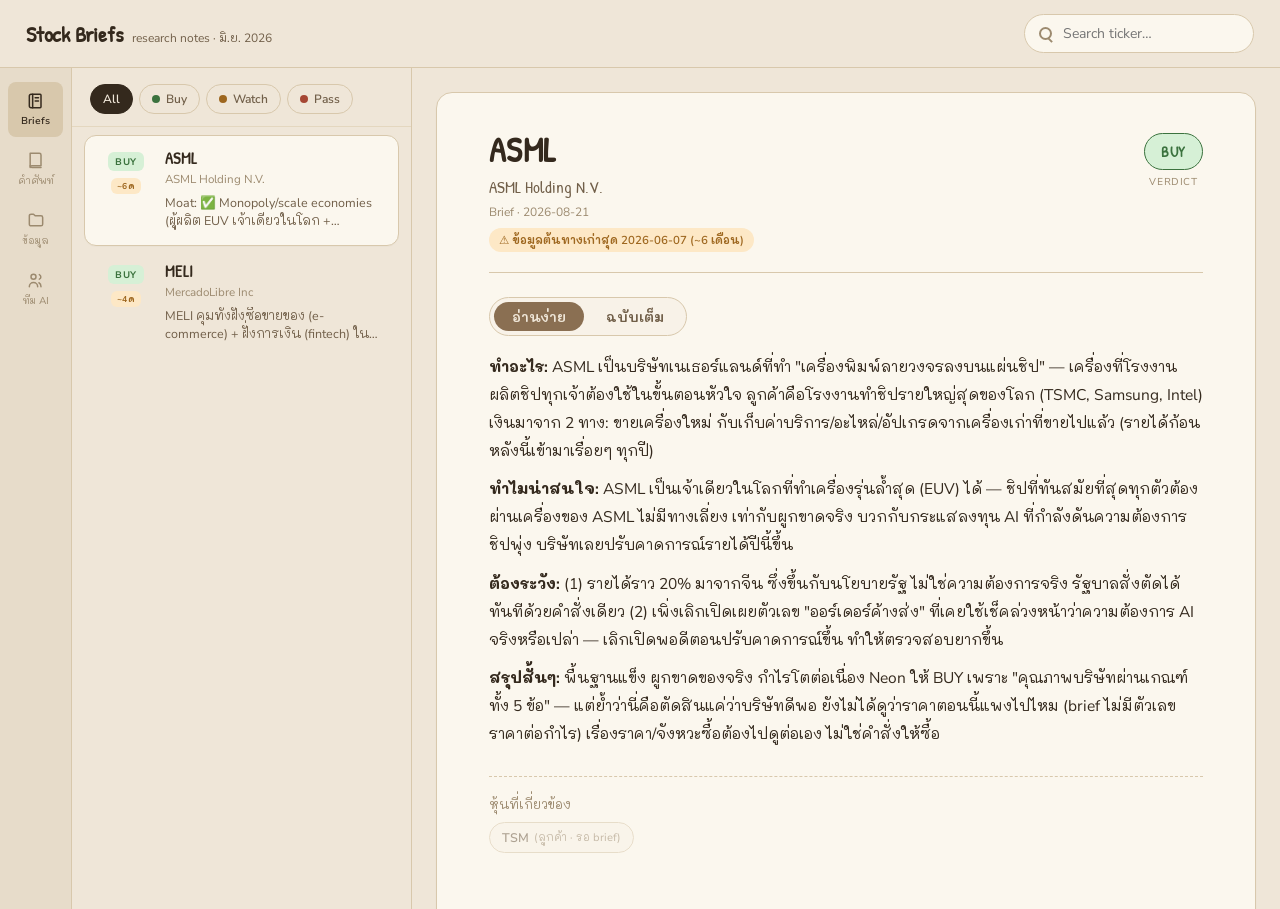
<file: index.html>
<!DOCTYPE html>
<html lang="en">
<head>
<meta charset="UTF-8">
<meta name="viewport" content="width=device-width, initial-scale=1.0">
<title>Stock Briefs</title>
<link rel="preconnect" href="https://fonts.googleapis.com">
<link rel="preconnect" href="https://fonts.gstatic.com" crossorigin>
<link href="https://fonts.googleapis.com/css2?family=Patrick+Hand&family=Nunito+Sans:opsz,wght@6..12,400;6..12,600;6..12,700&family=Mali:wght@400;500;600;700&display=swap" rel="stylesheet">
<link rel="stylesheet" href="theme.css">
<link rel="manifest" href="/manifest.webmanifest">
<meta name="theme-color" content="#efe6d8">
<link rel="apple-touch-icon" href="/icons/apple-touch-icon-180.png">
<meta name="apple-mobile-web-app-capable" content="yes">
<meta name="apple-mobile-web-app-status-bar-style" content="default">
<meta name="apple-mobile-web-app-title" content="Briefs">
<script src="/pwa.js" defer></script>
<style>
  :root{
    --buy:    oklch(0.50 0.10 145);
    --buy-bg: oklch(0.93 0.045 145);
    --watch:  oklch(0.56 0.11 68);
    --watch-bg:oklch(0.94 0.05 80);
    --pass:   oklch(0.52 0.13 33);
    --pass-bg:oklch(0.93 0.05 38);
    --none:   #8a7c64;
    --none-bg:#e9dfcc;
    --display:'Patrick Hand', 'Mali', cursive;
    --body:'Nunito Sans', 'Mali', system-ui, sans-serif;
    --mono:'Patrick Hand', 'Mali', cursive;
  }
  *,*::before,*::after{ box-sizing:border-box; }
  html,body{ margin:0; height:100%; }
  body{
    font-family:var(--body); background:var(--paper); color:var(--ink);
    -webkit-font-smoothing:antialiased; text-rendering:optimizeLegibility;
  }

  /* ---------------- top bar ---------------- */
  .topbar{
    position:sticky; top:0; z-index:30;
    display:flex; align-items:center; gap:18px;
    padding:14px 26px;
    background:color-mix(in srgb, var(--paper) 92%, transparent);
    backdrop-filter:blur(10px);
    border-bottom:1px solid var(--line);
  }
  .brand{ display:flex; align-items:baseline; gap:10px; flex:none; }
  .brand .mark{ font-family:var(--display); font-weight:600; font-size:22px; letter-spacing:-.01em; }
  .brand .sub{ font-size:12px; color:var(--ink-soft); }
  .topbar .spacer{ flex:1; }
  .search{
    display:flex; align-items:center; gap:9px; flex:none;
    width:230px; max-width:38vw; padding:8px 14px;
    background:var(--card-2); border:1px solid var(--line); border-radius:999px;
  }
  .search:focus-within{ border-color:var(--accent); }
  .search input{ border:none; background:transparent; outline:none; width:100%; font-family:var(--body); font-size:14px; color:var(--ink); }
  .search .mag{ width:13px; height:13px; border:2px solid var(--ink-faint); border-radius:999px; position:relative; flex:none; }
  .search .mag::after{ content:''; position:absolute; width:6px; height:2px; background:var(--ink-faint); bottom:-3px; right:-3px; transform:rotate(45deg); }

  /* ---------------- shell ---------------- */
  .shell{ display:grid; grid-template-columns:72px 340px 1fr; height:calc(100vh - 59px); }
  /* บนเดสก์ท็อป rail เป็นคอลัมน์ในกริด (เต็มความสูง shell) ไม่ต้อง sticky/100vh */
  @media (min-width:821px){ .shell > .rail{ position:static; height:auto; top:auto; } }

  /* sidebar */
  .sidebar{ border-right:1px solid var(--line); overflow:auto; background:var(--paper); }
  .filters{ display:flex; gap:6px; flex-wrap:wrap; padding:16px 18px 12px; position:sticky; top:0;
    background:var(--paper); border-bottom:1px solid var(--line-soft); z-index:2; }
  .chip{
    font-family:var(--body); font-size:12px; font-weight:600; cursor:pointer;
    padding:6px 12px; border-radius:999px; border:1px solid var(--line);
    background:transparent; color:var(--ink-soft); display:inline-flex; align-items:center; gap:6px;
  }
  .chip:hover{ border-color:var(--accent); color:var(--ink); }
  .chip.active{ background:var(--ink); color:var(--paper); border-color:var(--ink); }
  .chip .c-dot{ width:8px; height:8px; border-radius:999px; }

  .list{ padding:8px 12px 40px; }
  .item{
    display:grid; grid-template-columns:54px 1fr; gap:12px; align-items:start;
    padding:14px 14px; border-radius:12px; cursor:pointer; transition:background .12s;
    border:1px solid transparent;
  }
  .item + .item{ margin-top:2px; }
  .item:hover{ background:var(--card); }
  .item.active{ background:var(--card-2); border-color:var(--line); box-shadow:0 1px 0 rgba(0,0,0,.02); }
  .item-tk{ font-family:var(--mono); font-weight:600; font-size:16px; letter-spacing:.02em; line-height:1.1; }
  .item-co{ font-size:11.5px; color:var(--ink-faint); margin-top:3px; white-space:nowrap; overflow:hidden; text-overflow:ellipsis; }
  .item-one{ font-size:12.5px; color:var(--ink-soft); line-height:1.5; margin-top:7px; display:-webkit-box; -webkit-line-clamp:2; -webkit-box-orient:vertical; overflow:hidden; }
  .item-left{ display:flex; flex-direction:column; align-items:center; gap:7px; padding-top:2px; }
  .v-tag{
    font-family:var(--body); font-weight:700; font-size:9.5px; letter-spacing:.08em; text-transform:uppercase;
    padding:3px 7px; border-radius:6px; white-space:nowrap;
  }
  .v-buy{ color:var(--buy); background:var(--buy-bg); }
  .v-watch{ color:var(--watch); background:var(--watch-bg); }
  .v-pass{ color:var(--pass); background:var(--pass-bg); }
  .v-none{ color:var(--none); background:var(--none-bg); }
  .dot-buy{ background:var(--buy); } .dot-watch{ background:var(--watch); }
  .dot-pass{ background:var(--pass); } .dot-none{ background:var(--none); }

  /* source-data staleness (card badge + reader line) */
  .src-badge{
    font-family:var(--body); font-weight:700; font-size:8.5px; letter-spacing:.02em;
    padding:2px 6px; border-radius:6px; white-space:nowrap;
  }
  .r-src{
    display:inline-flex; align-items:center; gap:5px; margin-top:8px;
    font-size:11.5px; font-weight:600; padding:4px 10px; border-radius:999px; cursor:default;
  }
  .src-aging{ color:var(--watch); background:var(--watch-bg); }
  .src-stale{ color:var(--pass);  background:var(--pass-bg);  }

  /* reader */
  .reader{ overflow:auto; background:var(--paper); }
  .reader-inner{ max-width:820px; margin:24px auto; padding:40px 52px 80px;
    background:var(--card-2); border:1px solid var(--line); border-radius:16px; box-shadow:0 1px 2px rgba(0,0,0,.03); }
  .r-back{ display:none; }
  .r-head{ display:flex; align-items:flex-start; gap:16px; padding-bottom:20px; border-bottom:1px solid var(--line); margin-bottom:10px; }
  .r-head > .r-meta{ flex:1; min-width:0; }
  .r-tk{ font-family:var(--mono); font-weight:600; font-size:34px; letter-spacing:.01em; line-height:1; }
  .r-co{ font-family:var(--display); font-size:17px; color:var(--ink-soft); margin-top:8px; }
  .r-date{ font-size:12px; color:var(--ink-faint); margin-top:6px; }
  .r-verdict{
    margin-left:auto; flex:none; text-align:center; display:flex; flex-direction:column; align-items:center; gap:5px;
  }
  .r-verdict .vbig{
    font-family:var(--display); font-weight:600; font-size:15px; letter-spacing:.04em; text-transform:uppercase;
    padding:7px 16px; border-radius:999px; border:1.5px solid currentColor;
  }
  .r-verdict .vlbl{ font-size:10px; color:var(--ink-faint); letter-spacing:.06em; text-transform:uppercase; }

  /* read-mode toggle (only shown when a brief has an "อ่านง่าย" block) */
  .r-toggle{ display:inline-flex; gap:4px; margin:14px 0 6px; padding:4px;
    background:var(--card); border:1px solid var(--line); border-radius:999px; }
  .r-toggle button{
    font-family:var(--display); font-size:14px; font-weight:600; cursor:pointer;
    padding:5px 18px; border-radius:999px; border:none; background:transparent; color:var(--ink-soft);
    transition:background .12s, color .12s;
  }
  .r-toggle button:hover{ color:var(--ink); }
  .r-toggle button.active{ background:var(--accent); color:var(--paper); }

  /* rendered markdown */
  .md-body{ font-size:15.5px; line-height:1.8; color:var(--ink); }
  .md-body p{ margin:.7em 0; }
  .md-body strong{ font-weight:700; color:var(--ink); }
  .md-body em{ color:var(--ink-soft); font-style:italic; }
  .md-h2{
    font-family:var(--display); font-weight:600; font-size:21px; letter-spacing:-.01em;
    margin:34px 0 12px; padding-top:18px; border-top:1px solid var(--line-soft);
    display:flex; align-items:center; gap:10px; color:var(--accent-deep);
  }
  .md-h2::before{ content:''; width:13px; height:13px; border-radius:4px; background:var(--accent); flex:none; transform:rotate(8deg); }
  .md-h2.h-bull{ color:var(--buy); } .md-h2.h-bull::before{ background:var(--buy); }
  .md-h2.h-bear{ color:var(--pass); } .md-h2.h-bear::before{ background:var(--pass); }
  .md-h2.h-kill{ color:var(--pass); } .md-h2.h-kill::before{ background:var(--pass); }
  .md-h2.h-verdict{ color:var(--accent-deep); } .md-h2.h-verdict::before{ background:var(--accent-deep); transform:none; border-radius:999px; }
  .md-h3{ font-family:var(--display); font-weight:600; font-size:17px; margin:22px 0 8px; color:var(--ink); }

  .bb-head{ font-family:var(--display); font-weight:700; font-size:16px; letter-spacing:.01em; margin:18px 0 6px; }
  .bb-head.h-bull{ color:var(--buy); } .bb-head.h-bear{ color:var(--pass); }

  .md-body ul,.md-body ol{ margin:.6em 0; padding-left:0; list-style:none; }
  .md-body ol{ counter-reset:n; }
  .md-body li{ position:relative; padding-left:26px; margin:.55em 0; line-height:1.7; }
  .md-body ul li::before{ content:''; position:absolute; left:6px; top:.62em; width:7px; height:7px;
    background:var(--accent); border-radius:2px; transform:rotate(10deg); }
  .md-body ol li{ counter-increment:n; }
  .md-body ol li::before{ content:counter(n); position:absolute; left:0; top:.05em;
    font-family:var(--mono); font-size:12px; font-weight:600; color:var(--accent);
    width:18px; height:18px; border:1.5px solid var(--line); border-radius:6px; text-align:center; line-height:16px; }

  .md-body blockquote{
    margin:1em 0; padding:12px 16px; background:var(--watch-bg);
    border-left:3px solid var(--watch); border-radius:0 8px 8px 0; color:var(--ink); font-size:14px;
  }
  .md-body hr{ border:none; border-top:1px dashed var(--line); margin:22px 0; }

  .verdict-stamp{
    display:inline-block; font-family:var(--display); font-weight:700; font-size:20px;
    letter-spacing:.06em; padding:8px 22px; border-radius:10px; margin:6px 0 4px; border:2px solid currentColor;
  }
  .verdict-stamp.v-buy{ color:var(--buy); background:var(--buy-bg); }
  .verdict-stamp.v-watch{ color:var(--watch); background:var(--watch-bg); }
  .verdict-stamp.v-pass{ color:var(--pass); background:var(--pass-bg); }

  /* related stocks */
  .related{ margin-top:28px; padding-top:18px; border-top:1px dashed var(--line); }
  .related-label{ font-family:var(--display); font-size:13px; color:var(--ink-faint); margin-bottom:9px; }
  .related-chips{ display:flex; flex-wrap:wrap; gap:8px; }
  .rel-chip{
    font-family:var(--body); font-size:12.5px; font-weight:600; cursor:pointer;
    padding:6px 12px; border-radius:999px; border:1px solid var(--line);
    background:var(--card); color:var(--ink-soft); display:inline-flex; align-items:center; gap:5px;
  }
  .rel-chip:hover{ border-color:var(--accent); color:var(--ink); }
  .rel-chip em{ font-style:normal; font-weight:400; color:var(--ink-faint); font-size:11px; }
  .rel-chip.rel-pending{ opacity:.55; cursor:default; }
  .rel-chip.rel-pending:hover{ border-color:var(--line); color:var(--ink-soft); }

  .empty{ display:grid; place-items:center; height:100%; color:var(--ink-faint); font-family:var(--display); font-size:18px; }

  /* scrollbars */
  .sidebar::-webkit-scrollbar,.reader::-webkit-scrollbar{ width:10px; }
  .sidebar::-webkit-scrollbar-thumb,.reader::-webkit-scrollbar-thumb{ background:var(--line); border-radius:99px; border:3px solid var(--paper); }

  /* ---------------- responsive ---------------- */
  @media (max-width:820px){
    .shell{ grid-template-columns:1fr; height:calc(100vh - 57px); }
    .reader{ display:none; }
    .shell.detail .sidebar{ display:none; }
    .shell.detail .reader{ display:block; }
    .search{ width:160px; }
    .reader-inner{ padding:24px 20px 90px; margin:0; border:none; border-radius:0; }
    .r-back{ display:inline-flex; align-items:center; gap:6px; cursor:pointer; font-family:var(--display);
      font-size:15px; color:var(--accent); margin-bottom:16px; background:none; border:none; padding:0; }
    .r-tk{ font-size:28px; }
  }
</style>
</head>
<body>

<div class="topbar">
  <div class="brand">
    <span class="mark">Stock Briefs</span>
    <span class="sub">research notes · มิ.ย. 2026</span>
  </div>
  <div class="spacer"></div>
  <label class="search">
    <span class="mag"></span>
    <input type="text" id="search" placeholder="Search ticker…" autocomplete="off">
  </label>
</div>

<div class="shell" id="shell">
  <nav class="rail">
    <a href="index.html" class="active"><svg viewBox="0 0 24 24" fill="none" stroke="currentColor" stroke-width="1.8" stroke-linecap="round" stroke-linejoin="round"><path d="M6 4h11a1 1 0 0 1 1 1v14a1 1 0 0 1-1 1H6a2 2 0 0 1-2-2V6a2 2 0 0 1 2-2z"/><path d="M8 4v16"/><path d="M11 8h4M11 12h4"/></svg><span>Briefs</span></a>
    <a href="glossary.html"><svg viewBox="0 0 24 24" fill="none" stroke="currentColor" stroke-width="1.8" stroke-linecap="round" stroke-linejoin="round"><path d="M5 4h11a2 2 0 0 1 2 2v13H7a2 2 0 0 0-2 2V4z"/><path d="M5 19a2 2 0 0 0 2 2h11"/></svg><span>คำศัพท์</span></a>
    <a href="notes.html"><svg viewBox="0 0 24 24" fill="none" stroke="currentColor" stroke-width="1.8" stroke-linecap="round" stroke-linejoin="round"><path d="M4 7a2 2 0 0 1 2-2h3l2 2h7a2 2 0 0 1 2 2v8a2 2 0 0 1-2 2H6a2 2 0 0 1-2-2V7z"/></svg><span>ข้อมูล</span></a>
    <a href="team.html"><svg viewBox="0 0 24 24" fill="none" stroke="currentColor" stroke-width="1.8" stroke-linecap="round" stroke-linejoin="round"><circle cx="9" cy="8" r="3"/><path d="M4 20c0-2.8 2.2-5 5-5s5 2.2 5 5"/><path d="M16 5.5a3 3 0 0 1 0 5.5"/><path d="M18 20c0-2.2-1-4-2.5-4.7"/></svg><span>ทีม AI</span></a>
  </nav>
  <aside class="sidebar">
    <div class="filters" id="filters">
      <button class="chip active" data-v="all">All</button>
      <button class="chip" data-v="buy"><span class="c-dot dot-buy"></span>Buy</button>
      <button class="chip" data-v="watch"><span class="c-dot dot-watch"></span>Watch</button>
      <button class="chip" data-v="pass"><span class="c-dot dot-pass"></span>Pass</button>
    </div>
    <div class="list" id="list"></div>
  </aside>

  <main class="reader" id="reader">
    <div class="reader-inner">
      <button class="r-back" id="back">‹ back to list</button>
      <div id="brief"></div>
    </div>
  </main>
</div>

<script src="briefs-manifest.js"></script>
<script src="relationships-data.js"></script>
<script src="md-render.js"></script>
<script>
  const VLABEL = { buy:'Buy', watch:'Watch', pass:'Pass', none:'No verdict' };
  let filter='all', search='', selected=null;
  const mdCache = {};  // cache fetched .md content in memory

  // Source-data freshness: age is computed LIVE from the oldest source's fetched-date
  // (baked into the manifest as b.src by sync-briefs.ps1). Tiers: fresh <90d (no badge),
  // aging 90-180d (yellow), stale >180d (red). 90d = 1 quarter.
  function sourceTier(dateStr){
    if(!dateStr) return null;
    const t = Date.parse(dateStr + 'T00:00:00');
    if(isNaN(t)) return null;
    const days = Math.floor((Date.now() - t) / 86400000);
    if(days < 90) return null;
    const months = Math.round(days / 30);
    return { tier: days > 180 ? 'stale' : 'aging', days, months };
  }

  // read mode: 'easy' = อ่านง่าย summary only, 'full' = thesis เต็ม. default อ่านง่าย.
  let readMode = 'easy';
  try{ readMode = localStorage.getItem('sb_readmode') || 'easy'; }catch(e){}

  // Split a brief into its "อ่านง่าย" block and the full thesis (with that block removed).
  // The อ่านง่าย block is the first H2 in the doc whose title does NOT start with a digit
  // (numbered sections like "## 1. Company snapshot" are the thesis). Encoding-independent.
  function splitBrief(md){
    const lines = md.replace(/\r/g,'').split('\n');
    let start = -1;
    for(let i=0;i<lines.length;i++){
      const m = lines[i].match(/^##\s+(.*\S)\s*$/);
      if(m){ if(!/^\d/.test(m[1])) start = i; break; }  // inspect only the first H2
    }
    if(start === -1) return { hasEasy:false, easy:'', full:md };
    let end = lines.length;
    for(let i=start+1;i<lines.length;i++){ if(/^##\s+/.test(lines[i])){ end = i; break; } }
    const easy = lines.slice(start+1, end).join('\n').trim();
    const full = lines.slice(0, start).concat(lines.slice(end)).join('\n').trim();
    return { hasEasy:true, easy, full };
  }

  const listEl = document.getElementById('list');
  const briefEl = document.getElementById('brief');
  const shell   = document.getElementById('shell');

  function visible(){
    return MANIFEST.filter(b=>{
      if(filter!=='all' && b.verdict!==filter) return false;
      if(search && !(b.tk.toLowerCase().includes(search)||b.co.toLowerCase().includes(search))) return false;
      return true;
    });
  }

  function renderList(){
    listEl.innerHTML='';
    const items = visible();
    if(!items.length){ listEl.innerHTML='<p style="padding:18px;color:var(--ink-faint);font-size:13px">No matches.</p>'; return; }
    items.forEach(b=>{
      const el=document.createElement('div');
      el.className='item'+(b.tk===selected?' active':'');
      const st = sourceTier(b.src);
      const srcBadge = st ? `<span class="src-badge src-${st.tier}" title="ข้อมูลต้นทางเก่าสุด ${b.src}${b.srcFile?' ('+b.srcFile+')':''}">~${st.months}ด</span>` : '';
      el.innerHTML=`
        <div class="item-left">
          <span class="v-tag v-${b.verdict}">${b.verdict==='none'?'—':VLABEL[b.verdict]}</span>
          ${srcBadge}
        </div>
        <div>
          <div class="item-tk">${b.tk}</div>
          <div class="item-co">${b.co}</div>
          <div class="item-one">${b.one}</div>
        </div>`;
      el.onclick=()=>select(b.tk);
      listEl.appendChild(el);
    });
  }

  const REL_TYPE_LABEL = { competitor:'คู่แข่ง', partner:'พาร์ทเนอร์', government:'รัฐบาล' };

  function relatedFor(tk){
    if(typeof RELATIONSHIPS === 'undefined') return [];
    return RELATIONSHIPS.filter(r=>r.tickers.split(',').map(s=>s.trim()).includes(tk));
  }

  // label describes the OTHER ticker's role relative to the ticker currently being viewed (tk)
  function relLabel(r, tk){
    if(r.type === 'supplier'){
      return (r.from === tk) ? 'ลูกค้า' : 'ผู้ผลิตให้';
    }
    return REL_TYPE_LABEL[r.type] || r.type;
  }

  function renderRelated(tk){
    const rels = relatedFor(tk);
    if(!rels.length) return '';
    const chips = rels.map(r=>{
      const other = r.tickers.split(',').map(s=>s.trim()).find(t=>t!==tk) || '';
      const label = relLabel(r, tk);
      if(r.pending){
        // government (USGOV) is never a stock -- it will never get a brief, so don't say "waiting for one"
        if(r.type === 'government'){
          return `<span class="rel-chip rel-pending" title="${other} ไม่ใช่หุ้น ไม่มี brief">${other} <em>(หน่วยงานรัฐ)</em></span>`;
        }
        return `<span class="rel-chip rel-pending" title="${other} ยังไม่มี brief">${other} <em>(${label} · รอ brief)</em></span>`;
      }
      return `<button class="rel-chip" data-tk="${other}" title="${r.body}">${other} <em>(${label})</em></button>`;
    }).join('');
    return `<div class="related" id="related"><div class="related-label">หุ้นที่เกี่ยวข้อง</div><div class="related-chips">${chips}</div></div>`;
  }

  function renderReader(b, mdText){
    const vbadge = b.verdict==='none'
      ? `<div class="r-verdict"><span class="vbig v-none" style="border-color:var(--none);color:var(--none)">— no verdict</span><span class="vlbl">ยังไม่สรุป</span></div>`
      : `<div class="r-verdict"><span class="vbig v-${b.verdict}">${VLABEL[b.verdict]}</span><span class="vlbl">verdict</span></div>`;
    const st = sourceTier(b.src);
    const srcLine = st
      ? `<div class="r-src src-${st.tier}" title="ไฟล์เก่าสุด: ${b.srcFile||'—'} — ควร refetch ก่อน re-brief">⚠ ข้อมูลต้นทางเก่าสุด ${b.src} (~${st.months} เดือน)</div>`
      : '';
    const parts = splitBrief(mdText);
    const showEasy = parts.hasEasy && readMode === 'easy';
    const bodyMd = showEasy ? parts.easy : parts.full;
    const toggle = parts.hasEasy ? `
      <div class="r-toggle" id="rtoggle">
        <button data-m="easy" class="${readMode==='easy'?'active':''}">อ่านง่าย</button>
        <button data-m="full" class="${readMode==='full'?'active':''}">ฉบับเต็ม</button>
      </div>` : '';
    briefEl.innerHTML = `
      <div class="r-head">
        <div class="r-meta">
          <div class="r-tk">${b.tk}</div>
          <div class="r-co">${b.co}</div>
          <div class="r-date">Brief · ${b.date}</div>
          ${srcLine}
        </div>
        ${vbadge}
      </div>
      ${toggle}
      <div class="md-body">${renderBrief(bodyMd)}</div>
      ${renderRelated(b.tk)}`;
    const tg = document.getElementById('rtoggle');
    if(tg) tg.addEventListener('click', e=>{
      const btn = e.target.closest('button'); if(!btn) return;
      readMode = btn.dataset.m;
      try{ localStorage.setItem('sb_readmode', readMode); }catch(e){}
      renderReader(b, mdText);
    });
    const rel = document.getElementById('related');
    if(rel) rel.addEventListener('click', e=>{
      const btn = e.target.closest('.rel-chip'); if(!btn || !btn.dataset.tk) return;
      select(btn.dataset.tk);
    });
    document.getElementById('reader').scrollTop=0;
  }

  async function select(tk){
    selected=tk;
    const b=MANIFEST.find(x=>x.tk===tk);
    if(!b) return;
    shell.classList.add('detail');
    renderList();
    try{ localStorage.setItem('sb_selected', tk); }catch(e){}

    // show loading placeholder while fetching
    if(!mdCache[tk]){
      briefEl.innerHTML=`<div style="padding:40px 0;color:var(--ink-faint);font-family:var(--display);font-size:17px">Loading ${tk}…</div>`;
      try{
        const res = await fetch('./briefs/'+tk+'.md');
        if(!res.ok) throw new Error(res.status);
        mdCache[tk] = await res.text();
      } catch(e){
        briefEl.innerHTML=`<div style="padding:40px 0;color:var(--pass);font-size:14px">ไม่พบไฟล์ briefs/${tk}.md</div>`;
        return;
      }
    }
    renderReader(b, mdCache[tk]);
  }

  // filters
  document.getElementById('filters').addEventListener('click',e=>{
    const c=e.target.closest('.chip'); if(!c) return;
    filter=c.dataset.v;
    document.querySelectorAll('.chip').forEach(x=>x.classList.toggle('active',x===c));
    renderList();
  });
  // search
  document.getElementById('search').addEventListener('input',e=>{
    search=e.target.value.toLowerCase().trim(); renderList();
  });
  // back (mobile)
  document.getElementById('back').onclick=()=>shell.classList.remove('detail');

  // init
  renderList();
  let initial=null;
  try{ initial=localStorage.getItem('sb_selected'); }catch(e){}
  if(!initial || !MANIFEST.find(b=>b.tk===initial)) initial=MANIFEST[0].tk;
  if(window.matchMedia('(min-width:821px)').matches){ select(initial); selected=initial; }
  else{ selected=initial; }
</script>
</body>
</html>
</file>
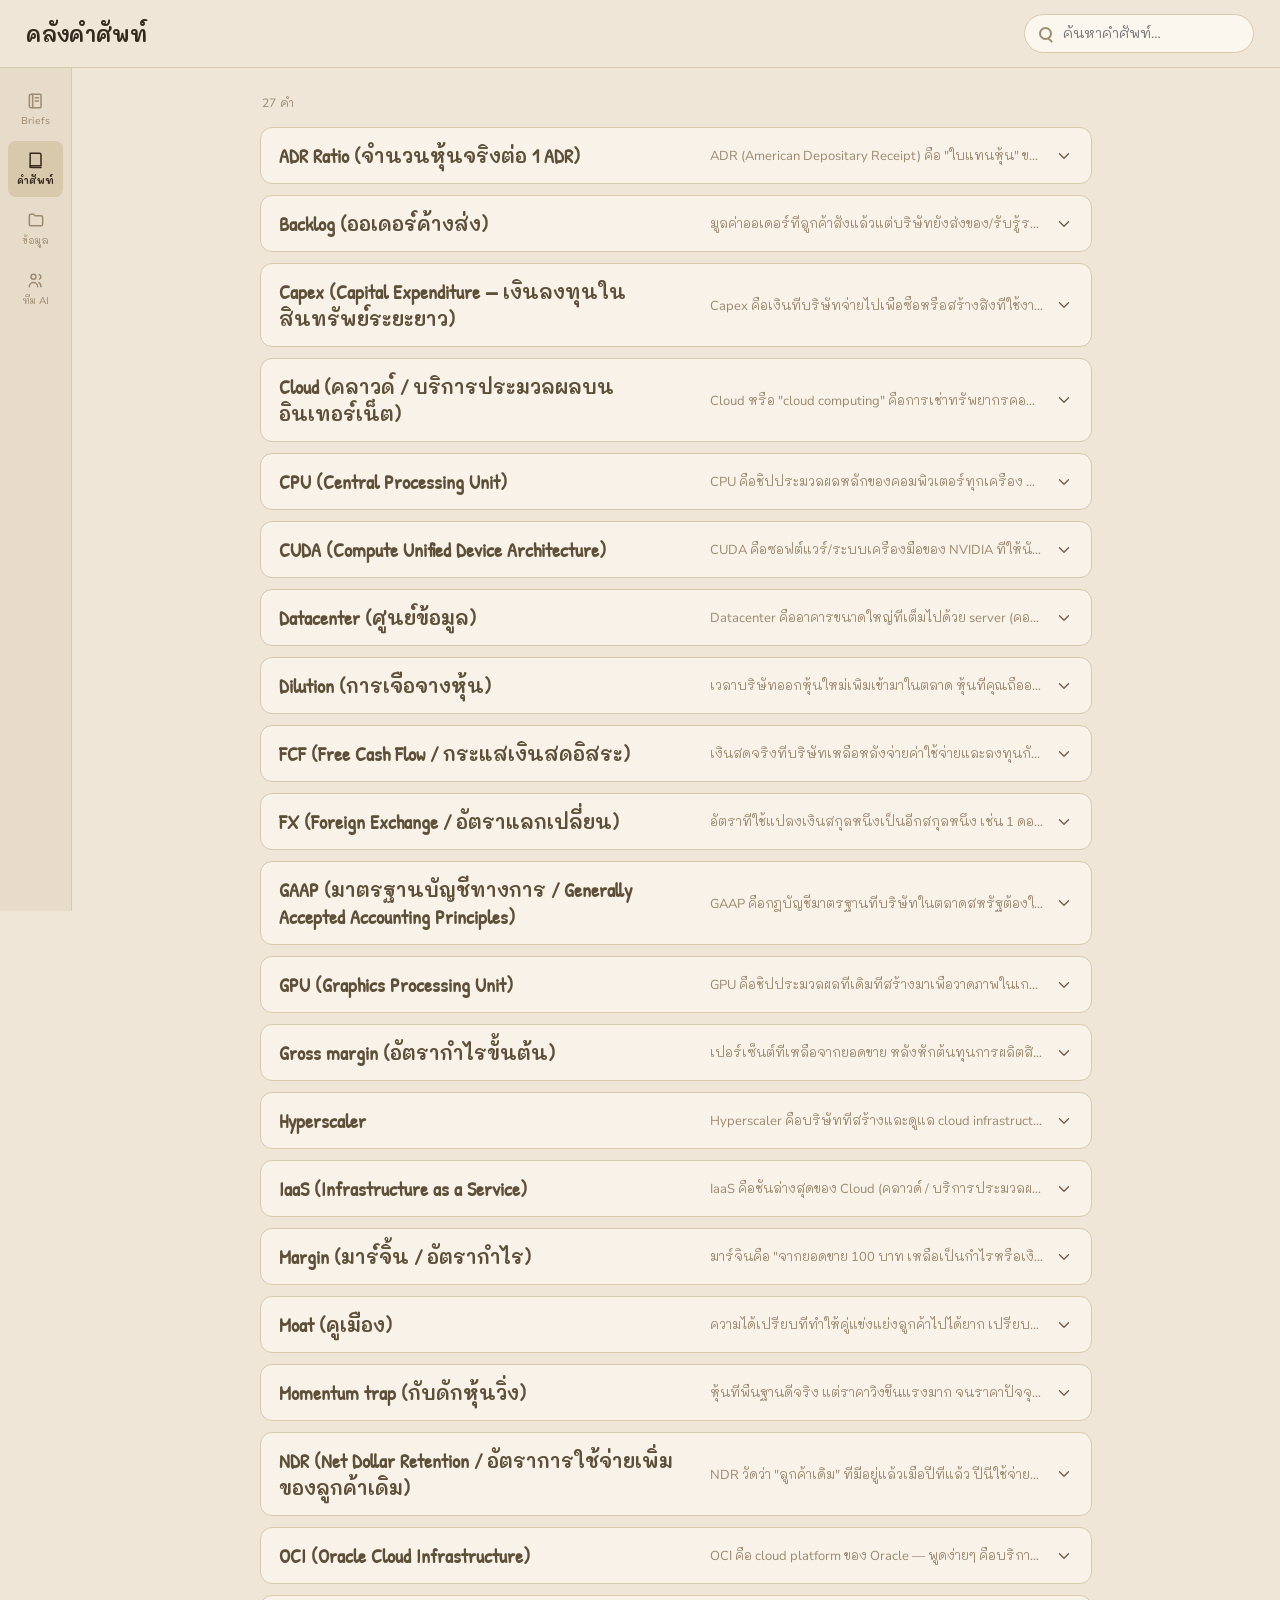
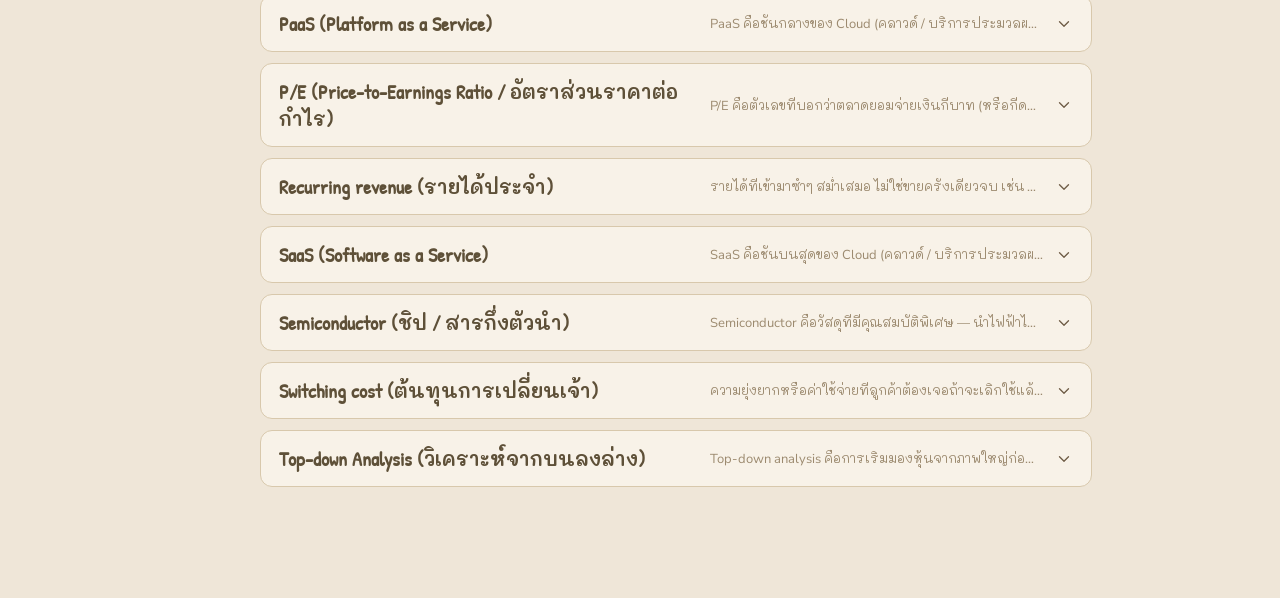
<file: glossary.html>
<!DOCTYPE html>
<html lang="th">
<head>
<meta charset="UTF-8">
<meta name="viewport" content="width=device-width, initial-scale=1.0">
<title>คลังคำศัพท์ · Stock Briefs</title>
<link rel="preconnect" href="https://fonts.googleapis.com">
<link rel="preconnect" href="https://fonts.gstatic.com" crossorigin>
<link href="https://fonts.googleapis.com/css2?family=Patrick+Hand&family=Nunito+Sans:opsz,wght@6..12,400;6..12,600;6..12,700&family=Mali:wght@400;500;600;700&display=swap" rel="stylesheet">
<link rel="stylesheet" href="theme.css">
<link rel="manifest" href="/manifest.webmanifest">
<meta name="theme-color" content="#efe6d8">
<link rel="apple-touch-icon" href="/icons/apple-touch-icon-180.png">
<meta name="apple-mobile-web-app-capable" content="yes">
<meta name="apple-mobile-web-app-status-bar-style" content="default">
<meta name="apple-mobile-web-app-title" content="Briefs">
<script src="/pwa.js" defer></script>
<style>
  *,*::before,*::after{box-sizing:border-box;}
  html,body{margin:0;height:100%;}
  body{font-family:var(--body);background:var(--paper);color:var(--ink);-webkit-font-smoothing:antialiased;text-rendering:optimizeLegibility;}

  .topbar{position:sticky;top:0;z-index:30;display:flex;align-items:center;gap:14px;padding:14px 26px;
    background:color-mix(in srgb,var(--paper) 92%,transparent);backdrop-filter:blur(10px);border-bottom:1px solid var(--line);}
  .brand{display:flex;align-items:baseline;gap:12px;flex:none;}
  .backlink{font-family:var(--display);font-size:15px;color:var(--accent);text-decoration:none;white-space:nowrap;}
  .backlink:hover{color:var(--accent-deep);}
  .brand .mark{font-family:var(--display);font-weight:600;font-size:22px;letter-spacing:-.01em;}
  .spacer{flex:1;}
  .search{display:flex;align-items:center;gap:9px;flex:none;width:230px;max-width:42vw;padding:8px 14px;
    background:var(--card-2);border:1px solid var(--line);border-radius:999px;}
  .search:focus-within{border-color:var(--accent);}
  .search input{border:none;background:transparent;outline:none;width:100%;font-family:var(--body);font-size:14px;color:var(--ink);}
  .search .mag{width:13px;height:13px;border:2px solid var(--ink-faint);border-radius:999px;position:relative;flex:none;}
  .search .mag::after{content:'';position:absolute;width:6px;height:2px;background:var(--ink-faint);bottom:-3px;right:-3px;transform:rotate(45deg);}

  .wrap{max-width:880px;margin:0 auto;padding:26px 24px 100px;}
  .count{font-size:12px;color:var(--ink-faint);margin:0 2px 16px;letter-spacing:.02em;}
  .term-card{background:var(--card);border:1px solid var(--line);border-radius:12px;margin-bottom:11px;overflow:hidden;transition:box-shadow .2s,border-color .2s;}
  .term-card.hl{border-color:var(--accent);box-shadow:0 0 0 3px var(--line-soft);}
  .term-head{display:flex;align-items:center;gap:12px;padding:14px 18px;cursor:pointer;user-select:none;}
  .term-head:focus-visible{outline:2px solid var(--accent);outline-offset:-2px;}
  .term-name{font-family:var(--display);font-weight:600;font-size:20px;color:var(--accent-deep);margin:0;flex:1;min-width:0;}
  .term-one{font-size:13px;color:var(--ink-faint);flex:none;max-width:42%;overflow:hidden;text-overflow:ellipsis;white-space:nowrap;}
  .term-card.open .term-one{display:none;}
  .chev{flex:none;color:var(--ink-soft);transition:transform .25s;display:flex;}
  .term-card.open .chev{transform:rotate(180deg);}
  .term-body{max-height:0;overflow:hidden;transition:max-height .3s ease;font-size:15px;line-height:1.75;color:var(--ink);}
  .term-body .inner{padding:0 18px 16px;}
  .term-body p{margin:.5em 0;}
  .term-body p:first-child{margin-top:0;}
  @media (max-width:560px){ .term-one{display:none;} .term-head{padding:13px 16px;} }
  .term-body strong{font-weight:700;}
  .xref{color:var(--accent);text-decoration:none;border-bottom:1px dashed var(--accent);cursor:pointer;}
  .xref:hover{color:var(--accent-deep);}
  .empty{color:var(--ink-faint);font-family:var(--display);font-size:18px;text-align:center;padding:40px 0;}
</style>
</head>
<body>

<div class="topbar">
  <div class="brand">
    <span class="mark">คลังคำศัพท์</span>
  </div>
  <div class="spacer"></div>
  <label class="search">
    <span class="mag"></span>
    <input type="text" id="q" placeholder="ค้นหาคำศัพท์…" autocomplete="off">
  </label>
</div>

<div class="appbody">
  <nav class="rail">
    <a href="index.html"><svg viewBox="0 0 24 24" fill="none" stroke="currentColor" stroke-width="1.8" stroke-linecap="round" stroke-linejoin="round"><path d="M6 4h11a1 1 0 0 1 1 1v14a1 1 0 0 1-1 1H6a2 2 0 0 1-2-2V6a2 2 0 0 1 2-2z"/><path d="M8 4v16"/><path d="M11 8h4M11 12h4"/></svg><span>Briefs</span></a>
    <a href="glossary.html" class="active"><svg viewBox="0 0 24 24" fill="none" stroke="currentColor" stroke-width="1.8" stroke-linecap="round" stroke-linejoin="round"><path d="M5 4h11a2 2 0 0 1 2 2v13H7a2 2 0 0 0-2 2V4z"/><path d="M5 19a2 2 0 0 0 2 2h11"/></svg><span>คำศัพท์</span></a>
    <a href="notes.html"><svg viewBox="0 0 24 24" fill="none" stroke="currentColor" stroke-width="1.8" stroke-linecap="round" stroke-linejoin="round"><path d="M4 7a2 2 0 0 1 2-2h3l2 2h7a2 2 0 0 1 2 2v8a2 2 0 0 1-2 2H6a2 2 0 0 1-2-2V7z"/></svg><span>ข้อมูล</span></a>
    <a href="team.html"><svg viewBox="0 0 24 24" fill="none" stroke="currentColor" stroke-width="1.8" stroke-linecap="round" stroke-linejoin="round"><circle cx="9" cy="8" r="3"/><path d="M4 20c0-2.8 2.2-5 5-5s5 2.2 5 5"/><path d="M16 5.5a3 3 0 0 1 0 5.5"/><path d="M18 20c0-2.2-1-4-2.5-4.7"/></svg><span>ทีม AI</span></a>
  </nav>
  <div class="wrap">
    <div class="count" id="count"></div>
    <div id="list"></div>
  </div>
</div>

<script src="glossary-data.js"></script>
<script>
  const G = (window.GLOSSARY || []).slice().sort((a,b)=>a.term.localeCompare(b.term,'th'));
  const slugToTerm = {}; G.forEach(t=>slugToTerm[t.slug]=t.term);
  const listEl = document.getElementById('list');
  const countEl = document.getElementById('count');

  function esc(s){ return s.replace(/&/g,'&amp;').replace(/</g,'&lt;').replace(/>/g,'&gt;'); }

  function renderBody(md){
    return md.split(/\n\s*\n/).map(b=>b.trim()).filter(Boolean).map(b=>{
      let h = esc(b);
      h = h.replace(/\*\*(.+?)\*\*/g,'<strong>$1</strong>');
      h = h.replace(/\[\[([a-z0-9-]+)\]\]/g,(m,slug)=>'<a class="xref" href="#g-'+slug+'">'+esc(slugToTerm[slug]||slug)+'</a>');
      h = h.replace(/\n/g,'<br>');
      return '<p>'+h+'</p>';
    }).join('');
  }

  // One-line teaser: first paragraph of body, markdown + xref stripped to plain text.
  function teaser(md){
    let s = md.split(/\n\s*\n/).map(b=>b.trim()).filter(Boolean)[0] || '';
    s = s.replace(/\*\*(.+?)\*\*/g,'$1')
         .replace(/\[\[([a-z0-9-]+)\]\]/g,(m,slug)=>slugToTerm[slug]||slug)
         .replace(/\s*\n\s*/g,' ');
    return esc(s);
  }

  const CHEV='<svg class="chev" viewBox="0 0 24 24" width="18" height="18" fill="none" stroke="currentColor" stroke-width="1.8" stroke-linecap="round" stroke-linejoin="round"><path d="M6 9l6 6 6-6"/></svg>';

  function setOpen(card,open){
    const body = card.querySelector('.term-body');
    const head = card.querySelector('.term-head');
    card.classList.toggle('open',open);
    head.setAttribute('aria-expanded',open?'true':'false');
    body.style.maxHeight = open ? body.scrollHeight+'px' : '0';
  }

  function render(filter){
    const f = (filter||'').toLowerCase().trim();
    const items = G.filter(t=> !f || t.term.toLowerCase().includes(f) || t.body.toLowerCase().includes(f) || t.slug.includes(f));
    countEl.textContent = items.length + ' คำ';
    if(!items.length){ listEl.innerHTML='<p class="empty">ไม่พบคำที่ค้นหา</p>'; return; }
    listEl.innerHTML = items.map(t=>
      '<div class="term-card" id="g-'+t.slug+'">'+
        '<div class="term-head" role="button" tabindex="0" aria-expanded="false">'+
          '<h2 class="term-name">'+esc(t.term)+'</h2>'+
          '<span class="term-one">'+teaser(t.body)+'</span>'+CHEV+
        '</div>'+
        '<div class="term-body"><div class="inner">'+renderBody(t.body)+'</div></div>'+
      '</div>').join('');
    // When searching, auto-expand matches so the answer is visible immediately.
    if(f) listEl.querySelectorAll('.term-card').forEach(c=>setOpen(c,true));
  }

  function jump(slug){
    const el = document.getElementById('g-'+slug);
    if(!el) return;
    setOpen(el,true);                       // target is collapsed by default — open it first
    el.scrollIntoView({behavior:'smooth',block:'center'});
    el.classList.add('hl'); setTimeout(()=>el.classList.remove('hl'),1500);
  }

  listEl.addEventListener('click',e=>{
    const a = e.target.closest('a.xref');
    if(a){ e.preventDefault(); jump(a.getAttribute('href').slice(3)); return; }
    const head = e.target.closest('.term-head'); if(!head) return;
    const card = head.closest('.term-card');
    setOpen(card,!card.classList.contains('open'));
  });
  listEl.addEventListener('keydown',e=>{
    if(e.key!=='Enter' && e.key!==' ') return;
    const head = e.target.closest('.term-head'); if(!head) return;
    e.preventDefault();
    const card = head.closest('.term-card');
    setOpen(card,!card.classList.contains('open'));
  });
  document.getElementById('q').addEventListener('input',e=>render(e.target.value));

  render('');
</script>
</body>
</html>
</file>
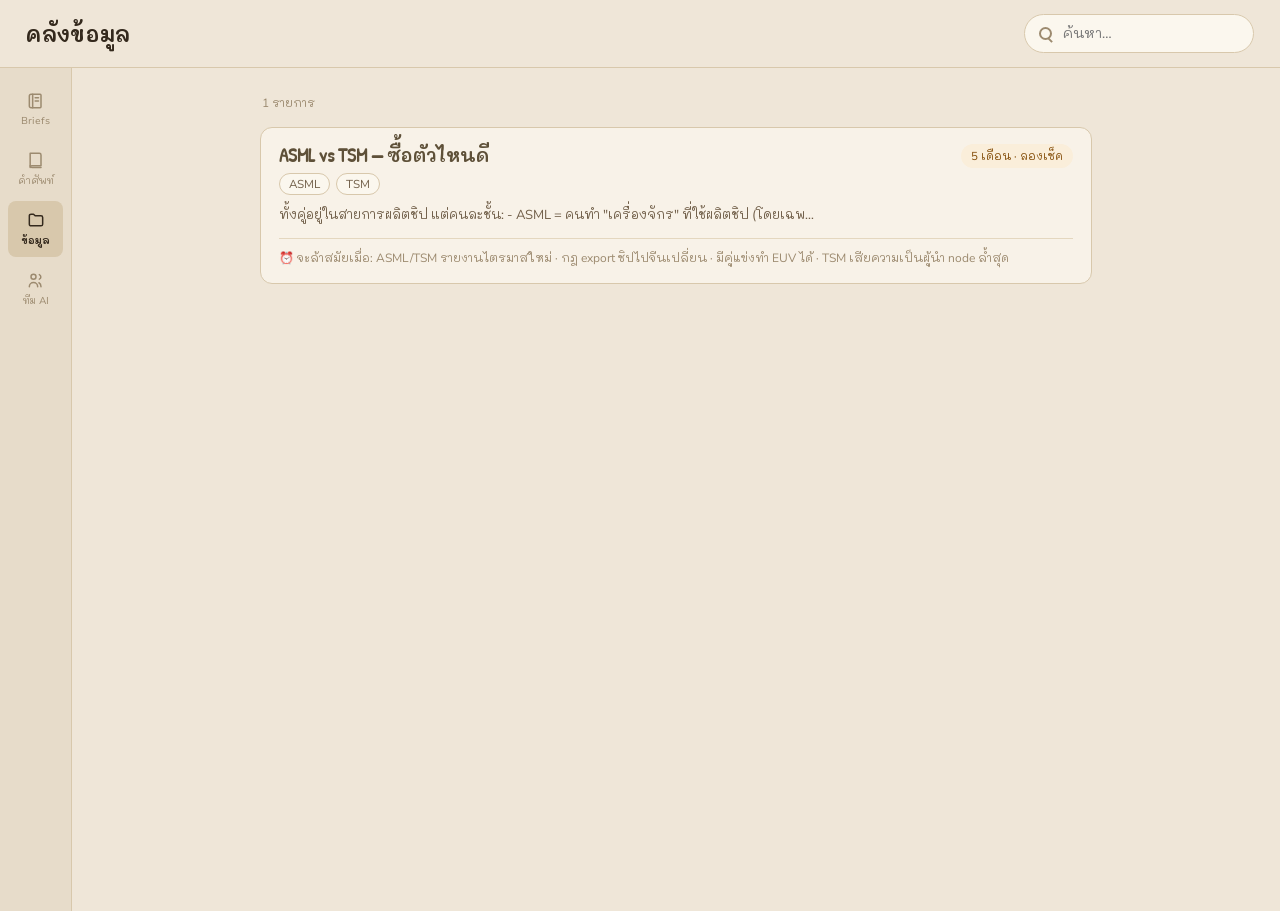
<file: notes.html>
<!DOCTYPE html>
<html lang="th">
<head>
<meta charset="UTF-8">
<meta name="viewport" content="width=device-width, initial-scale=1.0">
<title>คลังข้อมูล · Stock Briefs</title>
<link rel="preconnect" href="https://fonts.googleapis.com">
<link rel="preconnect" href="https://fonts.gstatic.com" crossorigin>
<link href="https://fonts.googleapis.com/css2?family=Patrick+Hand&family=Nunito+Sans:opsz,wght@6..12,400;6..12,600;6..12,700&family=Mali:wght@400;500;600;700&display=swap" rel="stylesheet">
<link rel="stylesheet" href="theme.css">
<link rel="manifest" href="/manifest.webmanifest">
<meta name="theme-color" content="#efe6d8">
<link rel="apple-touch-icon" href="/icons/apple-touch-icon-180.png">
<meta name="apple-mobile-web-app-capable" content="yes">
<meta name="apple-mobile-web-app-status-bar-style" content="default">
<meta name="apple-mobile-web-app-title" content="Briefs">
<script src="/pwa.js" defer></script>
<style>
  :root{
    --ok-bg:#e3efd9; --ok-tx:#3b6d11; --warn-bg:#faeeda; --warn-tx:#854f0b; --bad-bg:#faece7; --bad-tx:#993c1d;
  }
  *,*::before,*::after{box-sizing:border-box;}
  html,body{margin:0;height:100%;}
  body{font-family:var(--body);background:var(--paper);color:var(--ink);-webkit-font-smoothing:antialiased;text-rendering:optimizeLegibility;}

  .topbar{position:sticky;top:0;z-index:30;display:flex;align-items:center;gap:14px;padding:14px 26px;
    background:color-mix(in srgb,var(--paper) 92%,transparent);backdrop-filter:blur(10px);border-bottom:1px solid var(--line);}
  .brand{display:flex;align-items:baseline;gap:12px;flex:none;}
  .backlink{font-family:var(--display);font-size:15px;color:var(--accent);text-decoration:none;white-space:nowrap;cursor:pointer;background:none;border:none;padding:0;}
  .backlink:hover{color:var(--accent-deep);}
  .brand .mark{font-family:var(--display);font-weight:600;font-size:22px;}
  .spacer{flex:1;}
  .search{display:flex;align-items:center;gap:9px;flex:none;width:230px;max-width:42vw;padding:8px 14px;
    background:var(--card-2);border:1px solid var(--line);border-radius:999px;}
  .search:focus-within{border-color:var(--accent);}
  .search input{border:none;background:transparent;outline:none;width:100%;font-family:var(--body);font-size:14px;color:var(--ink);}
  .mag{width:13px;height:13px;border:2px solid var(--ink-faint);border-radius:999px;position:relative;flex:none;}
  .mag::after{content:'';position:absolute;width:6px;height:2px;background:var(--ink-faint);bottom:-3px;right:-3px;transform:rotate(45deg);}

  .wrap{max-width:880px;margin:0 auto;padding:26px 24px 100px;}
  .count{font-size:12px;color:var(--ink-faint);margin:0 2px 16px;}

  .note-card{background:var(--card);border:1px solid var(--line);border-radius:12px;padding:16px 18px;margin-bottom:14px;cursor:pointer;transition:box-shadow .15s,border-color .15s;}
  .note-card:hover{border-color:var(--accent);box-shadow:0 1px 0 rgba(0,0,0,.03);}
  .nc-top{display:flex;justify-content:space-between;align-items:flex-start;gap:12px;}
  .nc-title{font-family:var(--display);font-weight:600;font-size:19px;color:var(--accent-deep);margin-bottom:6px;line-height:1.2;}
  .tags{display:flex;gap:6px;flex-wrap:wrap;}
  .tag{font-size:11.5px;padding:2px 9px;border-radius:999px;background:var(--card-2);border:1px solid var(--line);color:var(--ink-soft);}
  .badge{flex:none;font-size:11.5px;padding:4px 10px;border-radius:999px;white-space:nowrap;}
  .badge.ok{background:var(--ok-bg);color:var(--ok-tx);}
  .badge.warn{background:var(--warn-bg);color:var(--warn-tx);}
  .badge.bad{background:var(--bad-bg);color:var(--bad-tx);}
  .nc-prev{font-size:13px;color:var(--ink-soft);line-height:1.6;margin:10px 0 0;}
  .nc-stale{display:flex;gap:6px;align-items:flex-start;margin-top:12px;padding-top:10px;border-top:1px solid var(--line-soft);font-size:12px;color:var(--ink-faint);line-height:1.5;}

  .reader{display:none;}
  .r-title{font-family:var(--display);font-weight:600;font-size:28px;color:var(--accent-deep);margin:8px 0 10px;}
  .r-meta{display:flex;align-items:center;gap:10px;flex-wrap:wrap;font-size:12px;color:var(--ink-faint);margin-bottom:6px;}
  .r-stale{font-size:12.5px;color:var(--ink-soft);background:var(--warn-bg);border-left:3px solid var(--warn-tx);padding:10px 14px;border-radius:0 8px 8px 0;margin:14px 0 22px;}
  .md h3{font-family:var(--display);font-weight:600;font-size:18px;color:var(--ink);margin:22px 0 8px;}
  .md p{font-size:15px;line-height:1.8;margin:.6em 0;}
  .md ul{margin:.5em 0;padding-left:22px;}
  .md li{font-size:15px;line-height:1.7;margin:.35em 0;}
  .md strong{font-weight:700;}
  .md a{color:var(--accent);text-decoration:none;border-bottom:1px dashed var(--accent);}
  .empty{color:var(--ink-faint);font-family:var(--display);font-size:18px;text-align:center;padding:40px 0;}
</style>
</head>
<body>

<div class="topbar">
  <div class="brand">
    <span class="mark">คลังข้อมูล</span>
  </div>
  <div class="spacer"></div>
  <label class="search">
    <span class="mag"></span>
    <input type="text" id="q" placeholder="ค้นหา…" autocomplete="off">
  </label>
</div>

<div class="appbody">
  <nav class="rail">
    <a href="index.html"><svg viewBox="0 0 24 24" fill="none" stroke="currentColor" stroke-width="1.8" stroke-linecap="round" stroke-linejoin="round"><path d="M6 4h11a1 1 0 0 1 1 1v14a1 1 0 0 1-1 1H6a2 2 0 0 1-2-2V6a2 2 0 0 1 2-2z"/><path d="M8 4v16"/><path d="M11 8h4M11 12h4"/></svg><span>Briefs</span></a>
    <a href="glossary.html"><svg viewBox="0 0 24 24" fill="none" stroke="currentColor" stroke-width="1.8" stroke-linecap="round" stroke-linejoin="round"><path d="M5 4h11a2 2 0 0 1 2 2v13H7a2 2 0 0 0-2 2V4z"/><path d="M5 19a2 2 0 0 0 2 2h11"/></svg><span>คำศัพท์</span></a>
    <a href="notes.html" class="active"><svg viewBox="0 0 24 24" fill="none" stroke="currentColor" stroke-width="1.8" stroke-linecap="round" stroke-linejoin="round"><path d="M4 7a2 2 0 0 1 2-2h3l2 2h7a2 2 0 0 1 2 2v8a2 2 0 0 1-2 2H6a2 2 0 0 1-2-2V7z"/></svg><span>ข้อมูล</span></a>
    <a href="team.html"><svg viewBox="0 0 24 24" fill="none" stroke="currentColor" stroke-width="1.8" stroke-linecap="round" stroke-linejoin="round"><circle cx="9" cy="8" r="3"/><path d="M4 20c0-2.8 2.2-5 5-5s5 2.2 5 5"/><path d="M16 5.5a3 3 0 0 1 0 5.5"/><path d="M18 20c0-2.2-1-4-2.5-4.7"/></svg><span>ทีม AI</span></a>
  </nav>
  <div class="wrap">
    <div id="listView">
      <div class="count" id="count"></div>
      <div id="list"></div>
    </div>
    <div id="readerView" class="reader">
      <button class="backlink" id="back" style="margin-bottom:14px;">‹ กลับ</button>
      <div id="article"></div>
    </div>
  </div>
</div>

<script src="notes-data.js"></script>
<script>
  const N = (window.NOTES || []).slice();
  const listView = document.getElementById('listView');
  const readerView = document.getElementById('readerView');
  const listEl = document.getElementById('list');
  const countEl = document.getElementById('count');

  function esc(s){ return s.replace(/&/g,'&amp;').replace(/</g,'&lt;').replace(/>/g,'&gt;'); }
  function inline(s){
    return esc(s)
      .replace(/\*\*(.+?)\*\*/g,'<strong>$1</strong>')
      .replace(/\[\[([a-z0-9-]+)\]\]/g,'<a href="glossary.html#g-$1">$1</a>');
  }
  function mdToHtml(md){
    let html='', inList=false;
    const flush=()=>{ if(inList){html+='</ul>';inList=false;} };
    (md||'').split(/\r?\n/).forEach(raw=>{
      const line=raw.trim();
      if(!line){ flush(); return; }
      if(line.startsWith('## ')){ flush(); html+='<h3>'+inline(line.slice(3))+'</h3>'; return; }
      if(line.startsWith('- ')){ if(!inList){html+='<ul>';inList=true;} html+='<li>'+inline(line.slice(2))+'</li>'; return; }
      flush(); html+='<p>'+inline(line)+'</p>';
    });
    flush(); return html;
  }
  function fresh(date, review){
    if(!date) return {cls:'warn', txt:'ไม่ระบุวันที่'};
    const m=(Date.now()-new Date(date+'T00:00:00'))/(86400000*30);
    const r=review||6, mr=Math.round(m);
    if(m<r/2) return {cls:'ok',  txt:(mr<1?'ใหม่':mr+' เดือน')+' · สดอยู่'};
    if(m<r)   return {cls:'warn',txt:mr+' เดือน · ลองเช็ค'};
    return {cls:'bad', txt:mr+' เดือน · ควรรีวิว'};
  }
  function tagsHtml(t){
    if(!t) return '';
    return t.split(',').map(x=>x.trim()).filter(Boolean).map(x=>'<span class="tag">'+esc(x)+'</span>').join('');
  }
  function preview(body){
    const para=(body||'').split(/\n\s*\n/).map(s=>s.trim()).find(s=>s && !s.startsWith('#'))||'';
    const p=para.replace(/\*\*/g,'').replace(/\[\[([a-z0-9-]+)\]\]/g,'$1').replace(/^- /,'');
    return p.length>90 ? esc(p.slice(0,90))+'…' : esc(p);
  }

  function renderList(filter){
    const f=(filter||'').toLowerCase().trim();
    const items=N.filter(n=> !f || n.title.toLowerCase().includes(f) || (n.body||'').toLowerCase().includes(f) || (n.tickers||'').toLowerCase().includes(f));
    countEl.textContent=items.length+' รายการ';
    if(!items.length){ listEl.innerHTML='<p class="empty">ไม่พบข้อมูล</p>'; return; }
    listEl.innerHTML=items.map(n=>{
      const fr=fresh(n.date,n.review);
      return '<div class="note-card" data-slug="'+n.slug+'">'
        +'<div class="nc-top"><div><div class="nc-title">'+esc(n.title)+'</div><div class="tags">'+tagsHtml(n.tickers)+'</div></div>'
        +'<span class="badge '+fr.cls+'">'+fr.txt+'</span></div>'
        +'<p class="nc-prev">'+preview(n.body)+'</p>'
        +(n.stale?'<div class="nc-stale">⏰ จะล้าสมัยเมื่อ: '+esc(n.stale)+'</div>':'')
        +'</div>';
    }).join('');
  }

  function openNote(slug){
    const n=N.find(x=>x.slug===slug); if(!n) return;
    const fr=fresh(n.date,n.review);
    document.getElementById('article').innerHTML=
      '<h1 class="r-title">'+esc(n.title)+'</h1>'
      +'<div class="r-meta"><span>'+(n.date||'')+'</span><span class="badge '+fr.cls+'">'+fr.txt+'</span><span class="tags">'+tagsHtml(n.tickers)+'</span></div>'
      +(n.stale?'<div class="r-stale">⏰ จะล้าสมัยเมื่อ: '+esc(n.stale)+'</div>':'')
      +'<div class="md">'+mdToHtml(n.body)+'</div>';
    listView.style.display='none'; readerView.style.display='block';
    window.scrollTo(0,0);
  }

  listEl.addEventListener('click',e=>{ const c=e.target.closest('.note-card'); if(c) openNote(c.dataset.slug); });
  document.getElementById('back').addEventListener('click',()=>{ readerView.style.display='none'; listView.style.display='block'; });
  document.getElementById('q').addEventListener('input',e=>renderList(e.target.value));

  renderList('');
</script>
</body>
</html>
</file>
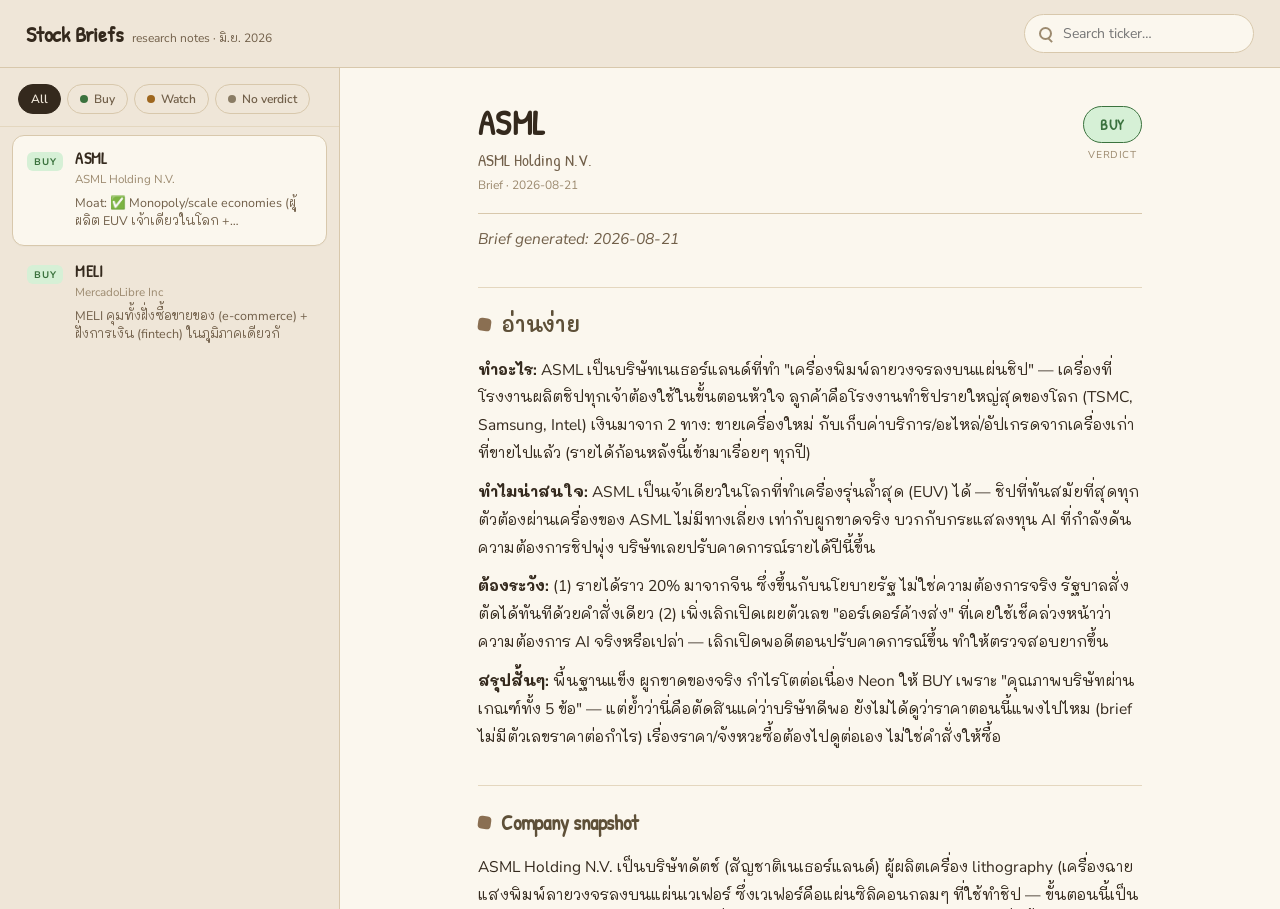
<file: Stock Briefs.html>
<!DOCTYPE html>
<html lang="en">
<head>
<meta charset="UTF-8">
<meta name="viewport" content="width=device-width, initial-scale=1.0">
<title>Stock Briefs</title>
<link rel="preconnect" href="https://fonts.googleapis.com">
<link rel="preconnect" href="https://fonts.gstatic.com" crossorigin>
<link href="https://fonts.googleapis.com/css2?family=Patrick+Hand&family=Nunito+Sans:opsz,wght@6..12,400;6..12,600;6..12,700&family=Mali:wght@400;500;600;700&display=swap" rel="stylesheet">
<style>
  :root{
    --paper:    #efe6d8;
    --paper-2:  #e7dcca;
    --card:     #f8f2e8;
    --card-2:   #fbf7ee;
    --ink:      #34291d;
    --ink-soft: #715f49;
    --ink-faint:#9c8a6f;
    --line:     #d8c8ac;
    --line-soft:#e4d7bf;
    --accent:   #8a6f52;
    --accent-deep:#5e5038;
    --buy:    oklch(0.50 0.10 145);
    --buy-bg: oklch(0.93 0.045 145);
    --watch:  oklch(0.56 0.11 68);
    --watch-bg:oklch(0.94 0.05 80);
    --pass:   oklch(0.52 0.13 33);
    --pass-bg:oklch(0.93 0.05 38);
    --none:   #8a7c64;
    --none-bg:#e9dfcc;
    --display:'Patrick Hand', 'Mali', cursive;
    --body:'Nunito Sans', 'Mali', system-ui, sans-serif;
    --mono:'Patrick Hand', 'Mali', cursive;
  }
  *,*::before,*::after{ box-sizing:border-box; }
  html,body{ margin:0; height:100%; }
  body{
    font-family:var(--body); background:var(--paper); color:var(--ink);
    -webkit-font-smoothing:antialiased; text-rendering:optimizeLegibility;
  }

  /* ---------------- top bar ---------------- */
  .topbar{
    position:sticky; top:0; z-index:30;
    display:flex; align-items:center; gap:18px;
    padding:14px 26px;
    background:color-mix(in srgb, var(--paper) 92%, transparent);
    backdrop-filter:blur(10px);
    border-bottom:1px solid var(--line);
  }
  .brand{ display:flex; align-items:baseline; gap:10px; flex:none; }
  .brand .mark{ font-family:var(--display); font-weight:600; font-size:22px; letter-spacing:-.01em; }
  .brand .sub{ font-size:12px; color:var(--ink-soft); }
  .topbar .spacer{ flex:1; }
  .search{
    display:flex; align-items:center; gap:9px; flex:none;
    width:230px; max-width:38vw; padding:8px 14px;
    background:var(--card-2); border:1px solid var(--line); border-radius:999px;
  }
  .search:focus-within{ border-color:var(--accent); }
  .search input{ border:none; background:transparent; outline:none; width:100%; font-family:var(--body); font-size:14px; color:var(--ink); }
  .search .mag{ width:13px; height:13px; border:2px solid var(--ink-faint); border-radius:999px; position:relative; flex:none; }
  .search .mag::after{ content:''; position:absolute; width:6px; height:2px; background:var(--ink-faint); bottom:-3px; right:-3px; transform:rotate(45deg); }

  /* ---------------- shell ---------------- */
  .shell{ display:grid; grid-template-columns:340px 1fr; height:calc(100vh - 59px); }

  /* sidebar */
  .sidebar{ border-right:1px solid var(--line); overflow:auto; background:var(--paper); }
  .filters{ display:flex; gap:6px; flex-wrap:wrap; padding:16px 18px 12px; position:sticky; top:0;
    background:var(--paper); border-bottom:1px solid var(--line-soft); z-index:2; }
  .chip{
    font-family:var(--body); font-size:12px; font-weight:600; cursor:pointer;
    padding:6px 12px; border-radius:999px; border:1px solid var(--line);
    background:transparent; color:var(--ink-soft); display:inline-flex; align-items:center; gap:6px;
  }
  .chip:hover{ border-color:var(--accent); color:var(--ink); }
  .chip.active{ background:var(--ink); color:var(--paper); border-color:var(--ink); }
  .chip .c-dot{ width:8px; height:8px; border-radius:999px; }

  .list{ padding:8px 12px 40px; }
  .item{
    display:grid; grid-template-columns:auto 1fr; gap:12px; align-items:start;
    padding:14px 14px; border-radius:12px; cursor:pointer; transition:background .12s;
    border:1px solid transparent;
  }
  .item + .item{ margin-top:2px; }
  .item:hover{ background:var(--card); }
  .item.active{ background:var(--card-2); border-color:var(--line); box-shadow:0 1px 0 rgba(0,0,0,.02); }
  .item-tk{ font-family:var(--mono); font-weight:600; font-size:16px; letter-spacing:.02em; line-height:1.1; }
  .item-co{ font-size:11.5px; color:var(--ink-faint); margin-top:3px; white-space:nowrap; overflow:hidden; text-overflow:ellipsis; }
  .item-one{ font-size:12.5px; color:var(--ink-soft); line-height:1.5; margin-top:7px; }
  .item-left{ display:flex; flex-direction:column; align-items:center; gap:7px; padding-top:2px; }
  .v-tag{
    font-family:var(--body); font-weight:700; font-size:9.5px; letter-spacing:.08em; text-transform:uppercase;
    padding:3px 7px; border-radius:6px; white-space:nowrap;
  }
  .v-buy{ color:var(--buy); background:var(--buy-bg); }
  .v-watch{ color:var(--watch); background:var(--watch-bg); }
  .v-pass{ color:var(--pass); background:var(--pass-bg); }
  .v-none{ color:var(--none); background:var(--none-bg); }
  .dot-buy{ background:var(--buy); } .dot-watch{ background:var(--watch); }
  .dot-pass{ background:var(--pass); } .dot-none{ background:var(--none); }

  /* reader */
  .reader{ overflow:auto; background:var(--card-2); }
  .reader-inner{ max-width:760px; margin:0 auto; padding:38px 48px 100px; }
  .r-back{ display:none; }
  .r-head{ display:flex; align-items:flex-start; gap:16px; padding-bottom:20px; border-bottom:1px solid var(--line); margin-bottom:10px; }
  .r-head > .r-meta{ flex:1; min-width:0; }
  .r-tk{ font-family:var(--mono); font-weight:600; font-size:34px; letter-spacing:.01em; line-height:1; }
  .r-co{ font-family:var(--display); font-size:17px; color:var(--ink-soft); margin-top:8px; }
  .r-date{ font-size:12px; color:var(--ink-faint); margin-top:6px; }
  .r-verdict{
    margin-left:auto; flex:none; text-align:center; display:flex; flex-direction:column; align-items:center; gap:5px;
  }
  .r-verdict .vbig{
    font-family:var(--display); font-weight:600; font-size:15px; letter-spacing:.04em; text-transform:uppercase;
    padding:7px 16px; border-radius:999px; border:1.5px solid currentColor;
  }
  .r-verdict .vlbl{ font-size:10px; color:var(--ink-faint); letter-spacing:.06em; text-transform:uppercase; }

  /* rendered markdown */
  .md-body{ font-size:15.5px; line-height:1.8; color:var(--ink); }
  .md-body p{ margin:.7em 0; }
  .md-body strong{ font-weight:700; color:var(--ink); }
  .md-body em{ color:var(--ink-soft); font-style:italic; }
  .md-h2{
    font-family:var(--display); font-weight:600; font-size:21px; letter-spacing:-.01em;
    margin:34px 0 12px; padding-top:18px; border-top:1px solid var(--line-soft);
    display:flex; align-items:center; gap:10px; color:var(--accent-deep);
  }
  .md-h2::before{ content:''; width:13px; height:13px; border-radius:4px; background:var(--accent); flex:none; transform:rotate(8deg); }
  .md-h2.h-bull{ color:var(--buy); } .md-h2.h-bull::before{ background:var(--buy); }
  .md-h2.h-bear{ color:var(--pass); } .md-h2.h-bear::before{ background:var(--pass); }
  .md-h2.h-kill{ color:var(--pass); } .md-h2.h-kill::before{ background:var(--pass); }
  .md-h2.h-verdict{ color:var(--accent-deep); } .md-h2.h-verdict::before{ background:var(--accent-deep); transform:none; border-radius:999px; }
  .md-h3{ font-family:var(--display); font-weight:600; font-size:17px; margin:22px 0 8px; color:var(--ink); }

  .bb-head{ font-family:var(--display); font-weight:700; font-size:16px; letter-spacing:.01em; margin:18px 0 6px; }
  .bb-head.h-bull{ color:var(--buy); } .bb-head.h-bear{ color:var(--pass); }

  .md-body ul,.md-body ol{ margin:.6em 0; padding-left:0; list-style:none; }
  .md-body ol{ counter-reset:n; }
  .md-body li{ position:relative; padding-left:26px; margin:.55em 0; line-height:1.7; }
  .md-body ul li::before{ content:''; position:absolute; left:6px; top:.62em; width:7px; height:7px;
    background:var(--accent); border-radius:2px; transform:rotate(10deg); }
  .md-body ol li{ counter-increment:n; }
  .md-body ol li::before{ content:counter(n); position:absolute; left:0; top:.05em;
    font-family:var(--mono); font-size:12px; font-weight:600; color:var(--accent);
    width:18px; height:18px; border:1.5px solid var(--line); border-radius:6px; text-align:center; line-height:16px; }

  .md-body blockquote{
    margin:1em 0; padding:12px 16px; background:var(--watch-bg);
    border-left:3px solid var(--watch); border-radius:0 8px 8px 0; color:var(--ink); font-size:14px;
  }
  .md-body hr{ border:none; border-top:1px dashed var(--line); margin:22px 0; }

  .verdict-stamp{
    display:inline-block; font-family:var(--display); font-weight:700; font-size:20px;
    letter-spacing:.06em; padding:8px 22px; border-radius:10px; margin:6px 0 4px; border:2px solid currentColor;
  }
  .verdict-stamp.v-buy{ color:var(--buy); background:var(--buy-bg); }
  .verdict-stamp.v-watch{ color:var(--watch); background:var(--watch-bg); }
  .verdict-stamp.v-pass{ color:var(--pass); background:var(--pass-bg); }

  .empty{ display:grid; place-items:center; height:100%; color:var(--ink-faint); font-family:var(--display); font-size:18px; }

  /* scrollbars */
  .sidebar::-webkit-scrollbar,.reader::-webkit-scrollbar{ width:10px; }
  .sidebar::-webkit-scrollbar-thumb,.reader::-webkit-scrollbar-thumb{ background:var(--line); border-radius:99px; border:3px solid var(--paper); }

  /* ---------------- responsive ---------------- */
  @media (max-width:820px){
    .shell{ grid-template-columns:1fr; height:calc(100vh - 57px); }
    .reader{ display:none; }
    .shell.detail .sidebar{ display:none; }
    .shell.detail .reader{ display:block; }
    .search{ width:160px; }
    .reader-inner{ padding:24px 20px 90px; }
    .r-back{ display:inline-flex; align-items:center; gap:6px; cursor:pointer; font-family:var(--display);
      font-size:15px; color:var(--accent); margin-bottom:16px; background:none; border:none; padding:0; }
    .r-tk{ font-size:28px; }
  }
</style>
</head>
<body>

<div class="topbar">
  <div class="brand">
    <span class="mark">Stock Briefs</span>
    <span class="sub">research notes · มิ.ย. 2026</span>
  </div>
  <div class="spacer"></div>
  <label class="search">
    <span class="mag"></span>
    <input type="text" id="search" placeholder="Search ticker…" autocomplete="off">
  </label>
</div>

<div class="shell" id="shell">
  <aside class="sidebar">
    <div class="filters" id="filters">
      <button class="chip active" data-v="all">All</button>
      <button class="chip" data-v="buy"><span class="c-dot dot-buy"></span>Buy</button>
      <button class="chip" data-v="watch"><span class="c-dot dot-watch"></span>Watch</button>
      <button class="chip" data-v="none"><span class="c-dot dot-none"></span>No verdict</button>
    </div>
    <div class="list" id="list"></div>
  </aside>

  <main class="reader" id="reader">
    <div class="reader-inner">
      <button class="r-back" id="back">‹ back to list</button>
      <div id="brief"></div>
    </div>
  </main>
</div>

<script src="briefs-manifest.js"></script>
<script src="md-render.js"></script>
<script>
  const VLABEL = { buy:'Buy', watch:'Watch', pass:'Pass', none:'No verdict' };
  let filter='all', search='', selected=null;
  const mdCache = {};  // cache fetched .md content in memory

  const listEl = document.getElementById('list');
  const briefEl = document.getElementById('brief');
  const shell   = document.getElementById('shell');

  function visible(){
    return MANIFEST.filter(b=>{
      if(filter!=='all' && b.verdict!==filter) return false;
      if(search && !(b.tk.toLowerCase().includes(search)||b.co.toLowerCase().includes(search))) return false;
      return true;
    });
  }

  function renderList(){
    listEl.innerHTML='';
    const items = visible();
    if(!items.length){ listEl.innerHTML='<p style="padding:18px;color:var(--ink-faint);font-size:13px">No matches.</p>'; return; }
    items.forEach(b=>{
      const el=document.createElement('div');
      el.className='item'+(b.tk===selected?' active':'');
      el.innerHTML=`
        <div class="item-left">
          <span class="v-tag v-${b.verdict}">${b.verdict==='none'?'—':VLABEL[b.verdict]}</span>
        </div>
        <div>
          <div class="item-tk">${b.tk}</div>
          <div class="item-co">${b.co}</div>
          <div class="item-one">${b.one}</div>
        </div>`;
      el.onclick=()=>select(b.tk);
      listEl.appendChild(el);
    });
  }

  function renderReader(b, mdText){
    const vbadge = b.verdict==='none'
      ? `<div class="r-verdict"><span class="vbig v-none" style="border-color:var(--none);color:var(--none)">— no verdict</span><span class="vlbl">ยังไม่สรุป</span></div>`
      : `<div class="r-verdict"><span class="vbig v-${b.verdict}">${VLABEL[b.verdict]}</span><span class="vlbl">verdict</span></div>`;
    briefEl.innerHTML = `
      <div class="r-head">
        <div class="r-meta">
          <div class="r-tk">${b.tk}</div>
          <div class="r-co">${b.co}</div>
          <div class="r-date">Brief · ${b.date}</div>
        </div>
        ${vbadge}
      </div>
      <div class="md-body">${renderBrief(mdText)}</div>`;
    document.getElementById('reader').scrollTop=0;
  }

  async function select(tk){
    selected=tk;
    const b=MANIFEST.find(x=>x.tk===tk);
    if(!b) return;
    shell.classList.add('detail');
    renderList();
    try{ localStorage.setItem('sb_selected', tk); }catch(e){}

    // show loading placeholder while fetching
    if(!mdCache[tk]){
      briefEl.innerHTML=`<div style="padding:40px 0;color:var(--ink-faint);font-family:var(--display);font-size:17px">Loading ${tk}…</div>`;
      try{
        const res = await fetch('./briefs/'+tk+'.md');
        if(!res.ok) throw new Error(res.status);
        mdCache[tk] = await res.text();
      } catch(e){
        briefEl.innerHTML=`<div style="padding:40px 0;color:var(--pass);font-size:14px">ไม่พบไฟล์ briefs/${tk}.md</div>`;
        return;
      }
    }
    renderReader(b, mdCache[tk]);
  }

  // filters
  document.getElementById('filters').addEventListener('click',e=>{
    const c=e.target.closest('.chip'); if(!c) return;
    filter=c.dataset.v;
    document.querySelectorAll('.chip').forEach(x=>x.classList.toggle('active',x===c));
    renderList();
  });
  // search
  document.getElementById('search').addEventListener('input',e=>{
    search=e.target.value.toLowerCase().trim(); renderList();
  });
  // back (mobile)
  document.getElementById('back').onclick=()=>shell.classList.remove('detail');

  // init
  renderList();
  let initial=null;
  try{ initial=localStorage.getItem('sb_selected'); }catch(e){}
  if(!initial || !MANIFEST.find(b=>b.tk===initial)) initial=MANIFEST[0].tk;
  if(window.matchMedia('(min-width:821px)').matches){ select(initial); selected=initial; }
  else{ selected=initial; }
</script>
</body>
</html>
</file>
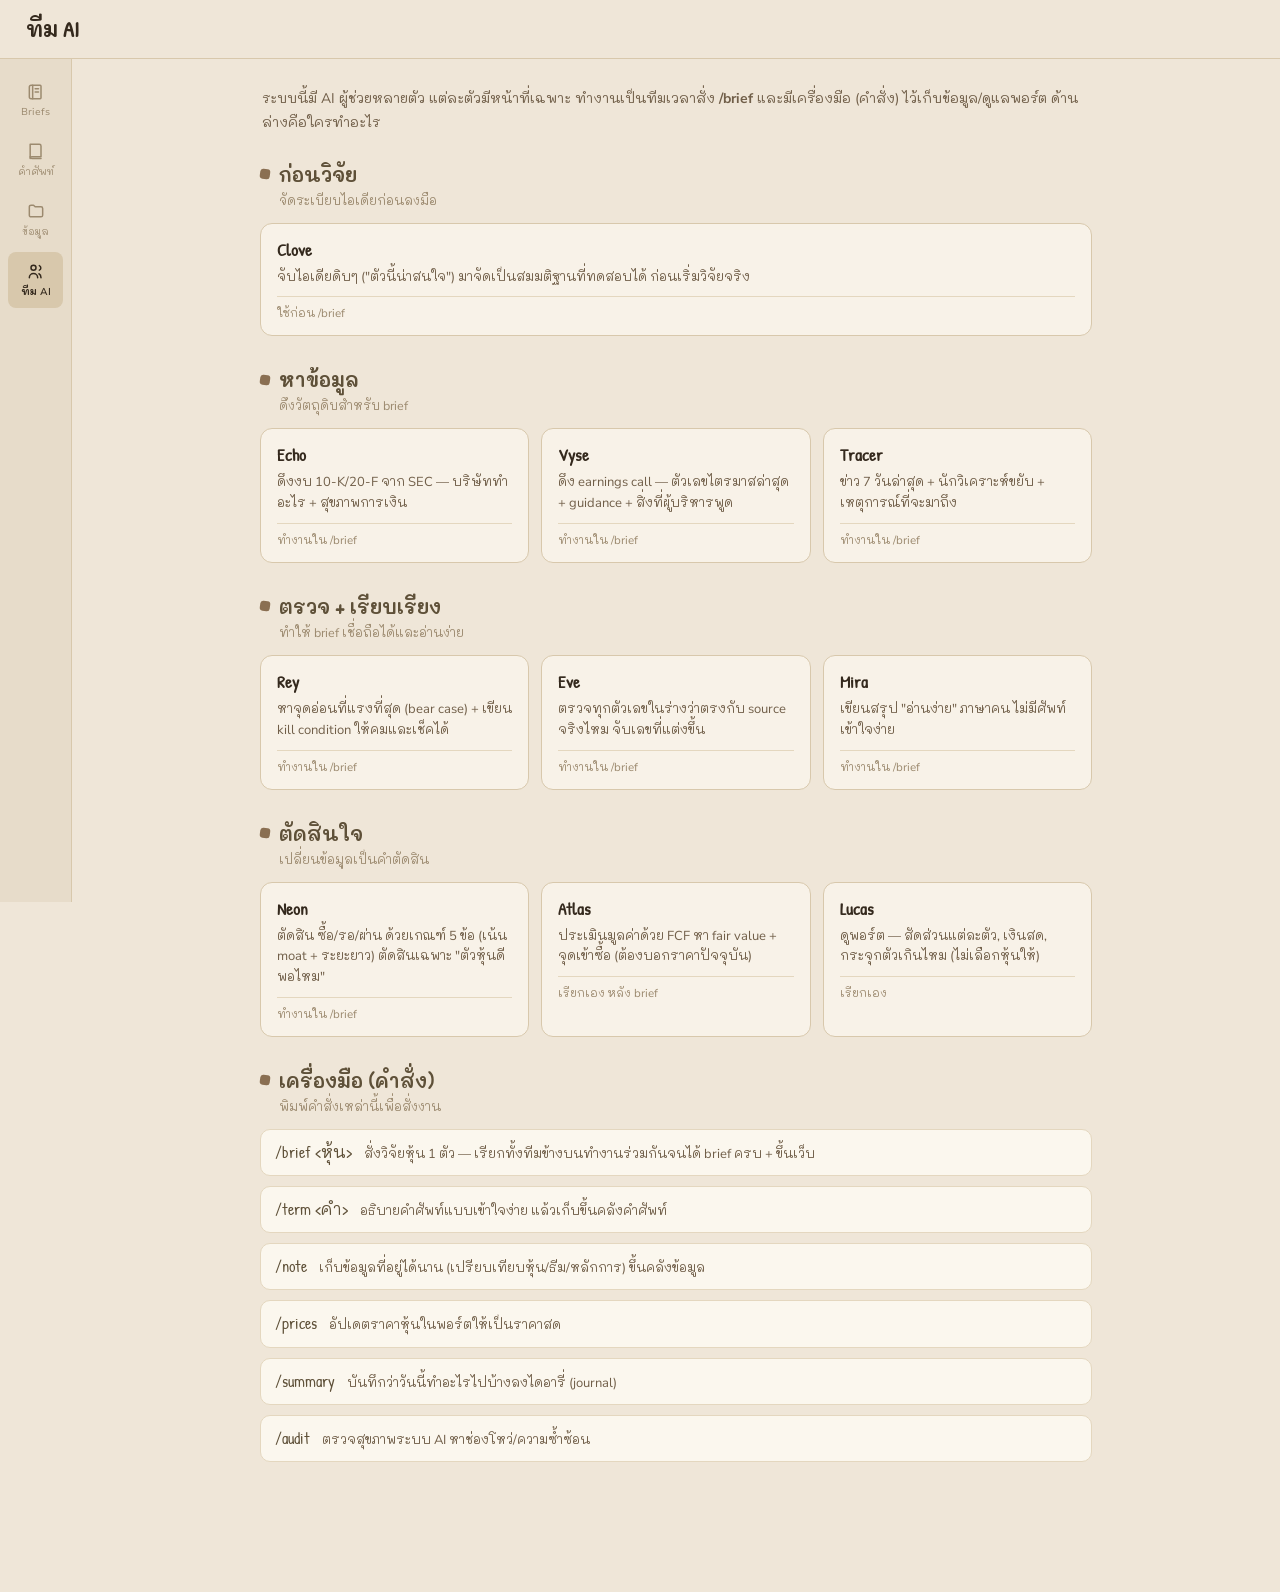
<file: team.html>
<!DOCTYPE html>
<html lang="th">
<head>
<meta charset="UTF-8">
<meta name="viewport" content="width=device-width, initial-scale=1.0">
<title>ทีม AI · Stock Briefs</title>
<link rel="preconnect" href="https://fonts.googleapis.com">
<link rel="preconnect" href="https://fonts.gstatic.com" crossorigin>
<link href="https://fonts.googleapis.com/css2?family=Patrick+Hand&family=Nunito+Sans:opsz,wght@6..12,400;6..12,600;6..12,700&family=Mali:wght@400;500;600;700&display=swap" rel="stylesheet">
<link rel="stylesheet" href="theme.css">
<link rel="manifest" href="/manifest.webmanifest">
<meta name="theme-color" content="#efe6d8">
<link rel="apple-touch-icon" href="/icons/apple-touch-icon-180.png">
<meta name="apple-mobile-web-app-capable" content="yes">
<meta name="apple-mobile-web-app-status-bar-style" content="default">
<meta name="apple-mobile-web-app-title" content="Briefs">
<script src="/pwa.js" defer></script>
<style>
  *,*::before,*::after{box-sizing:border-box;}
  html,body{margin:0;height:100%;}
  body{font-family:var(--body);background:var(--paper);color:var(--ink);-webkit-font-smoothing:antialiased;text-rendering:optimizeLegibility;}
  .topbar{position:sticky;top:0;z-index:30;display:flex;align-items:center;gap:14px;padding:14px 26px;
    background:color-mix(in srgb,var(--paper) 92%,transparent);backdrop-filter:blur(10px);border-bottom:1px solid var(--line);}
  .brand{display:flex;align-items:baseline;gap:12px;}
  .backlink{font-family:var(--display);font-size:15px;color:var(--accent);text-decoration:none;}
  .backlink:hover{color:var(--accent-deep);}
  .brand .mark{font-family:var(--display);font-weight:600;font-size:22px;}
  .wrap{max-width:880px;margin:0 auto;padding:28px 24px 100px;}
  .intro{font-size:14px;color:var(--ink-soft);line-height:1.7;margin:0 2px 26px;}
  .group{margin-bottom:30px;}
  .group-h{font-family:var(--display);font-weight:600;font-size:20px;color:var(--accent-deep);margin:0 0 4px;display:flex;align-items:center;gap:9px;}
  .group-h .dot{width:10px;height:10px;border-radius:3px;background:var(--accent);transform:rotate(8deg);}
  .group-sub{font-size:12.5px;color:var(--ink-faint);margin:0 0 14px 19px;}
  .grid{display:grid;grid-template-columns:repeat(auto-fit,minmax(230px,1fr));gap:12px;}
  .card{background:var(--card);border:1px solid var(--line);border-radius:12px;padding:14px 16px;}
  .card .name{font-family:var(--display);font-weight:600;font-size:17px;color:var(--ink);}
  .card .role{font-size:13px;color:var(--ink-soft);line-height:1.6;margin:6px 0 9px;}
  .card .when{font-size:11.5px;color:var(--ink-faint);border-top:1px solid var(--line-soft);padding-top:8px;}
  .skills{display:flex;flex-direction:column;gap:10px;}
  .skill{display:grid;grid-template-columns:auto 1fr;gap:12px;align-items:baseline;background:var(--card-2);border:1px solid var(--line-soft);border-radius:10px;padding:11px 14px;}
  .skill .cmd{font-family:var(--display);font-size:16px;color:var(--accent-deep);white-space:nowrap;}
  .skill .desc{font-size:13px;color:var(--ink-soft);line-height:1.55;}
</style>
</head>
<body>
<div class="topbar">
  <div class="brand">
    <span class="mark">ทีม AI</span>
  </div>
</div>
<div class="appbody">
  <nav class="rail">
    <a href="index.html"><svg viewBox="0 0 24 24" fill="none" stroke="currentColor" stroke-width="1.8" stroke-linecap="round" stroke-linejoin="round"><path d="M6 4h11a1 1 0 0 1 1 1v14a1 1 0 0 1-1 1H6a2 2 0 0 1-2-2V6a2 2 0 0 1 2-2z"/><path d="M8 4v16"/><path d="M11 8h4M11 12h4"/></svg><span>Briefs</span></a>
    <a href="glossary.html"><svg viewBox="0 0 24 24" fill="none" stroke="currentColor" stroke-width="1.8" stroke-linecap="round" stroke-linejoin="round"><path d="M5 4h11a2 2 0 0 1 2 2v13H7a2 2 0 0 0-2 2V4z"/><path d="M5 19a2 2 0 0 0 2 2h11"/></svg><span>คำศัพท์</span></a>
    <a href="notes.html"><svg viewBox="0 0 24 24" fill="none" stroke="currentColor" stroke-width="1.8" stroke-linecap="round" stroke-linejoin="round"><path d="M4 7a2 2 0 0 1 2-2h3l2 2h7a2 2 0 0 1 2 2v8a2 2 0 0 1-2 2H6a2 2 0 0 1-2-2V7z"/></svg><span>ข้อมูล</span></a>
    <a href="team.html" class="active"><svg viewBox="0 0 24 24" fill="none" stroke="currentColor" stroke-width="1.8" stroke-linecap="round" stroke-linejoin="round"><circle cx="9" cy="8" r="3"/><path d="M4 20c0-2.8 2.2-5 5-5s5 2.2 5 5"/><path d="M16 5.5a3 3 0 0 1 0 5.5"/><path d="M18 20c0-2.2-1-4-2.5-4.7"/></svg><span>ทีม AI</span></a>
  </nav>
  <div class="wrap">
    <p class="intro">ระบบนี้มี AI ผู้ช่วยหลายตัว แต่ละตัวมีหน้าที่เฉพาะ ทำงานเป็นทีมเวลาสั่ง <b>/brief</b> และมีเครื่องมือ (คำสั่ง) ไว้เก็บข้อมูล/ดูแลพอร์ต ด้านล่างคือใครทำอะไร</p>
    <div id="groups"></div>
    <div class="group">
      <div class="group-h"><span class="dot"></span>เครื่องมือ (คำสั่ง)</div>
      <div class="group-sub">พิมพ์คำสั่งเหล่านี้เพื่อสั่งงาน</div>
      <div class="skills" id="skills"></div>
    </div>
  </div>
</div>
<script>
  const GROUPS=[
    {h:'ก่อนวิจัย',sub:'จัดระเบียบไอเดียก่อนลงมือ',agents:[
      {name:'Clove',role:'จับไอเดียดิบๆ ("ตัวนี้น่าสนใจ") มาจัดเป็นสมมติฐานที่ทดสอบได้ ก่อนเริ่มวิจัยจริง',when:'ใช้ก่อน /brief'},
    ]},
    {h:'หาข้อมูล',sub:'ดึงวัตถุดิบสำหรับ brief',agents:[
      {name:'Echo',role:'ดึงงบ 10-K/20-F จาก SEC — บริษัททำอะไร + สุขภาพการเงิน',when:'ทำงานใน /brief'},
      {name:'Vyse',role:'ดึง earnings call — ตัวเลขไตรมาสล่าสุด + guidance + สิ่งที่ผู้บริหารพูด',when:'ทำงานใน /brief'},
      {name:'Tracer',role:'ข่าว 7 วันล่าสุด + นักวิเคราะห์ขยับ + เหตุการณ์ที่จะมาถึง',when:'ทำงานใน /brief'},
    ]},
    {h:'ตรวจ + เรียบเรียง',sub:'ทำให้ brief เชื่อถือได้และอ่านง่าย',agents:[
      {name:'Rey',role:'หาจุดอ่อนที่แรงที่สุด (bear case) + เขียน kill condition ให้คมและเช็คได้',when:'ทำงานใน /brief'},
      {name:'Eve',role:'ตรวจทุกตัวเลขในร่างว่าตรงกับ source จริงไหม จับเลขที่แต่งขึ้น',when:'ทำงานใน /brief'},
      {name:'Mira',role:'เขียนสรุป "อ่านง่าย" ภาษาคน ไม่มีศัพท์ เข้าใจง่าย',when:'ทำงานใน /brief'},
    ]},
    {h:'ตัดสินใจ',sub:'เปลี่ยนข้อมูลเป็นคำตัดสิน',agents:[
      {name:'Neon',role:'ตัดสิน ซื้อ/รอ/ผ่าน ด้วยเกณฑ์ 5 ข้อ (เน้น moat + ระยะยาว) ตัดสินเฉพาะ "ตัวหุ้นดีพอไหม"',when:'ทำงานใน /brief'},
      {name:'Atlas',role:'ประเมินมูลค่าด้วย FCF หา fair value + จุดเข้าซื้อ (ต้องบอกราคาปัจจุบัน)',when:'เรียกเอง หลัง brief'},
      {name:'Lucas',role:'ดูพอร์ต — สัดส่วนแต่ละตัว, เงินสด, กระจุกตัวเกินไหม (ไม่เลือกหุ้นให้)',when:'เรียกเอง'},
    ]},
  ];
  const SKILLS=[
    {cmd:'/brief <หุ้น>',desc:'สั่งวิจัยหุ้น 1 ตัว — เรียกทั้งทีมข้างบนทำงานร่วมกันจนได้ brief ครบ + ขึ้นเว็บ'},
    {cmd:'/term <คำ>',desc:'อธิบายคำศัพท์แบบเข้าใจง่าย แล้วเก็บขึ้นคลังคำศัพท์'},
    {cmd:'/note',desc:'เก็บข้อมูลที่อยู่ได้นาน (เปรียบเทียบหุ้น/ธีม/หลักการ) ขึ้นคลังข้อมูล'},
    {cmd:'/prices',desc:'อัปเดตราคาหุ้นในพอร์ตให้เป็นราคาสด'},
    {cmd:'/summary',desc:'บันทึกว่าวันนี้ทำอะไรไปบ้างลงไดอารี่ (journal)'},
    {cmd:'/audit',desc:'ตรวจสุขภาพระบบ AI หาช่องโหว่/ความซ้ำซ้อน'},
  ];
  document.getElementById('groups').innerHTML=GROUPS.map(g=>
    '<div class="group"><div class="group-h"><span class="dot"></span>'+g.h+'</div><div class="group-sub">'+g.sub+'</div><div class="grid">'
    +g.agents.map(a=>'<div class="card"><div class="name">'+a.name+'</div><div class="role">'+a.role+'</div><div class="when">'+a.when+'</div></div>').join('')
    +'</div></div>').join('');
  document.getElementById('skills').innerHTML=SKILLS.map(s=>
    '<div class="skill"><span class="cmd">'+s.cmd+'</span><span class="desc">'+s.desc+'</span></div>').join('');
</script>
</body>
</html>
</file>
<file: theme.css>
/* Shared design tokens for all pages (briefs, glossary, notes, team).
   แก้สี/ฟอนต์ที่นี่ที่เดียว มีผลทุกหน้า. Page-specific tokens (verdict / freshness)
   ยังอยู่ใน <style> ของแต่ละหน้า. */
:root{
  --paper:#efe6d8; --paper-2:#e7dcca; --card:#f8f2e8; --card-2:#fbf7ee;
  --ink:#34291d; --ink-soft:#715f49; --ink-faint:#9c8a6f;
  --line:#d8c8ac; --line-soft:#e4d7bf; --accent:#8a6f52; --accent-deep:#5e5038;
  --display:'Patrick Hand','Mali',cursive;
  --body:'Nunito Sans','Mali',system-ui,sans-serif;
  --mono:'Patrick Hand','Mali',cursive;
}

/* ---- แถบเมนูซ้ายถาวร (rail) — ใช้ทุกหน้า ----
   วางใต้ topbar: <div class="appbody"><nav class="rail">…</nav> เนื้อหา </div> */
.appbody{ display:flex; align-items:flex-start; }
.appbody > :not(.rail){ flex:1; min-width:0; }
.rail{
  position:sticky; top:57px; height:calc(100vh - 57px); width:72px; flex:none;
  background:var(--paper-2); border-right:1px solid var(--line);
  display:flex; flex-direction:column; gap:4px; padding:14px 0; z-index:20;
}
.rail a{
  display:flex; flex-direction:column; align-items:center; gap:3px;
  padding:9px 0; margin:0 8px; border-radius:8px;
  color:var(--ink-faint); text-decoration:none; font-family:var(--body); font-size:10px;
  transition:background .12s,color .12s;
}
.rail a svg{ width:20px; height:20px; }
.rail a:hover{ color:var(--ink); background:var(--card); }
.rail a.active{ color:var(--ink); background:var(--line); font-weight:600; }

@media (max-width:820px){
  .rail{
    position:fixed; inset:auto 0 0 0; width:auto; height:56px; top:auto;
    flex-direction:row; justify-content:space-around;
    border-right:none; border-top:1px solid var(--line); padding:0;
    background:color-mix(in srgb, var(--paper-2) 96%, transparent); backdrop-filter:blur(8px);
  }
  .rail a{ flex:1; margin:0; border-radius:0; padding:6px 0; }
  body{ padding-bottom:56px; }
}
</file>
